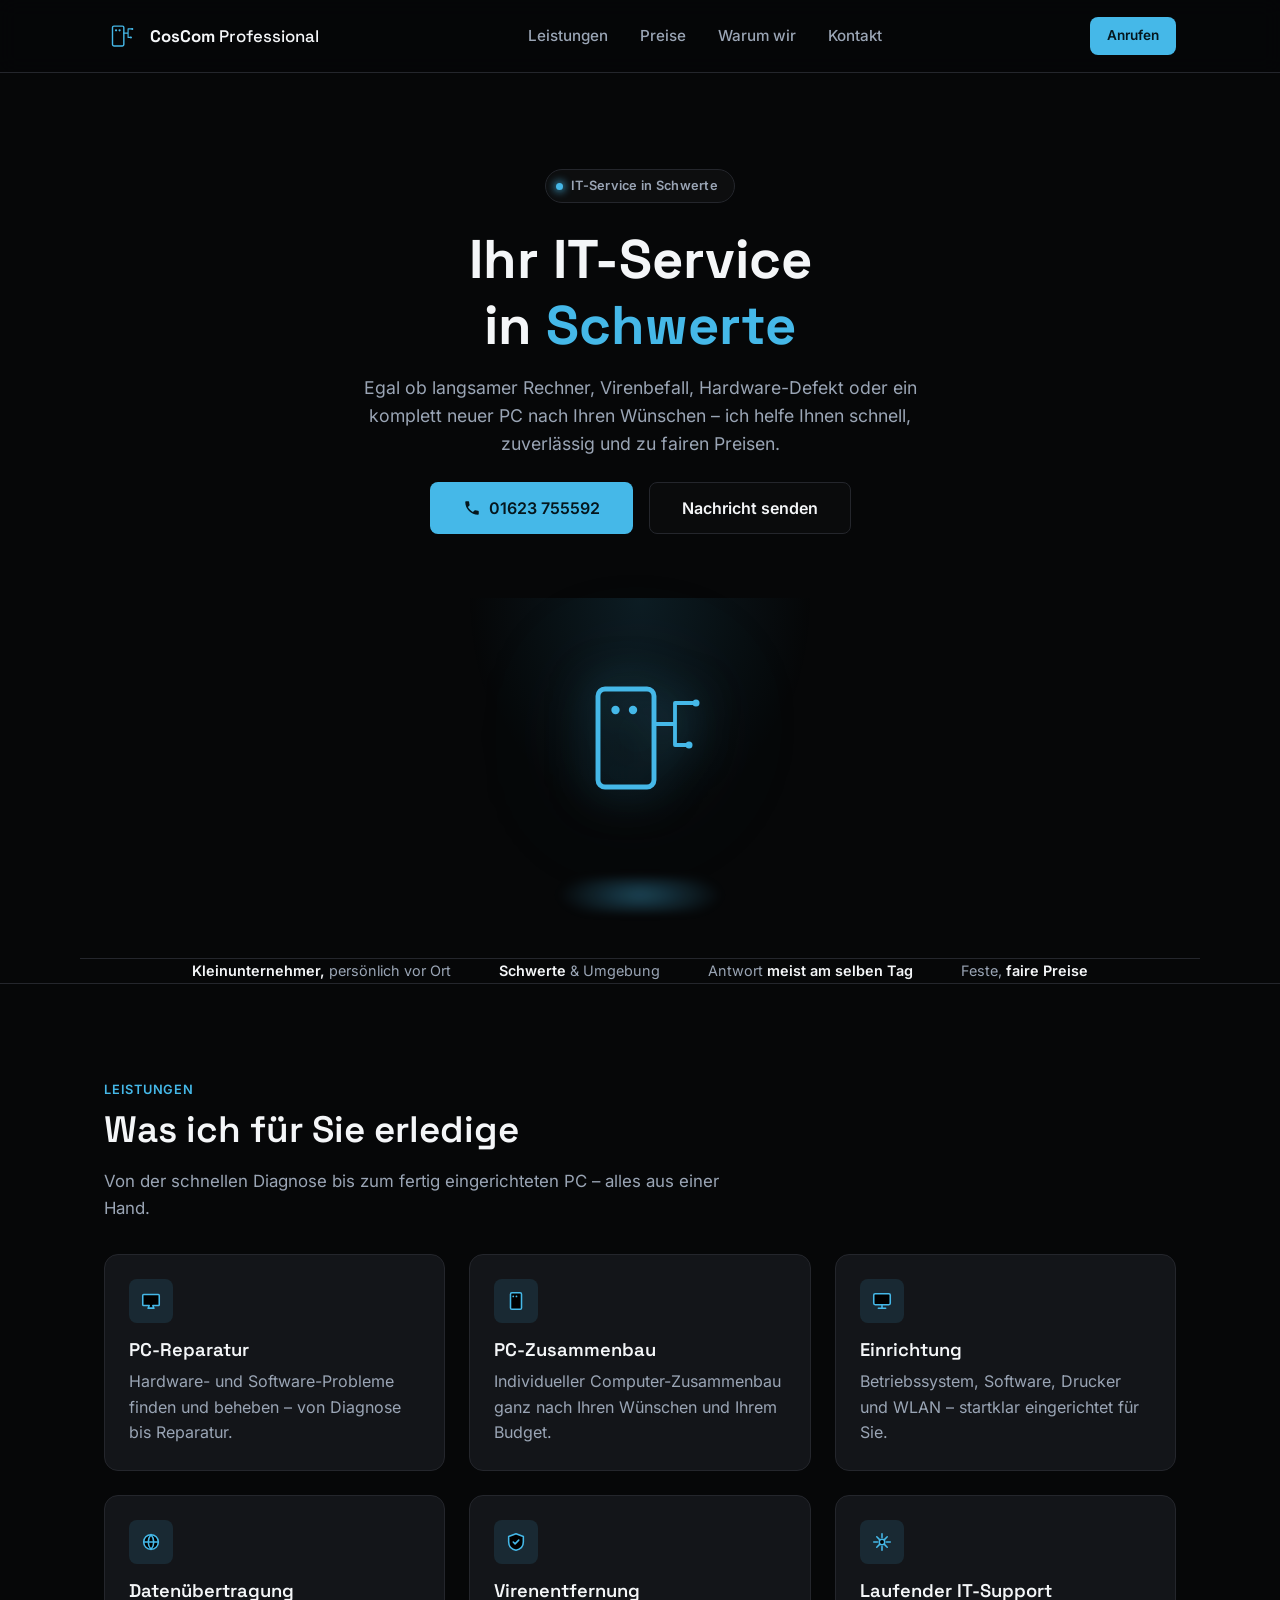
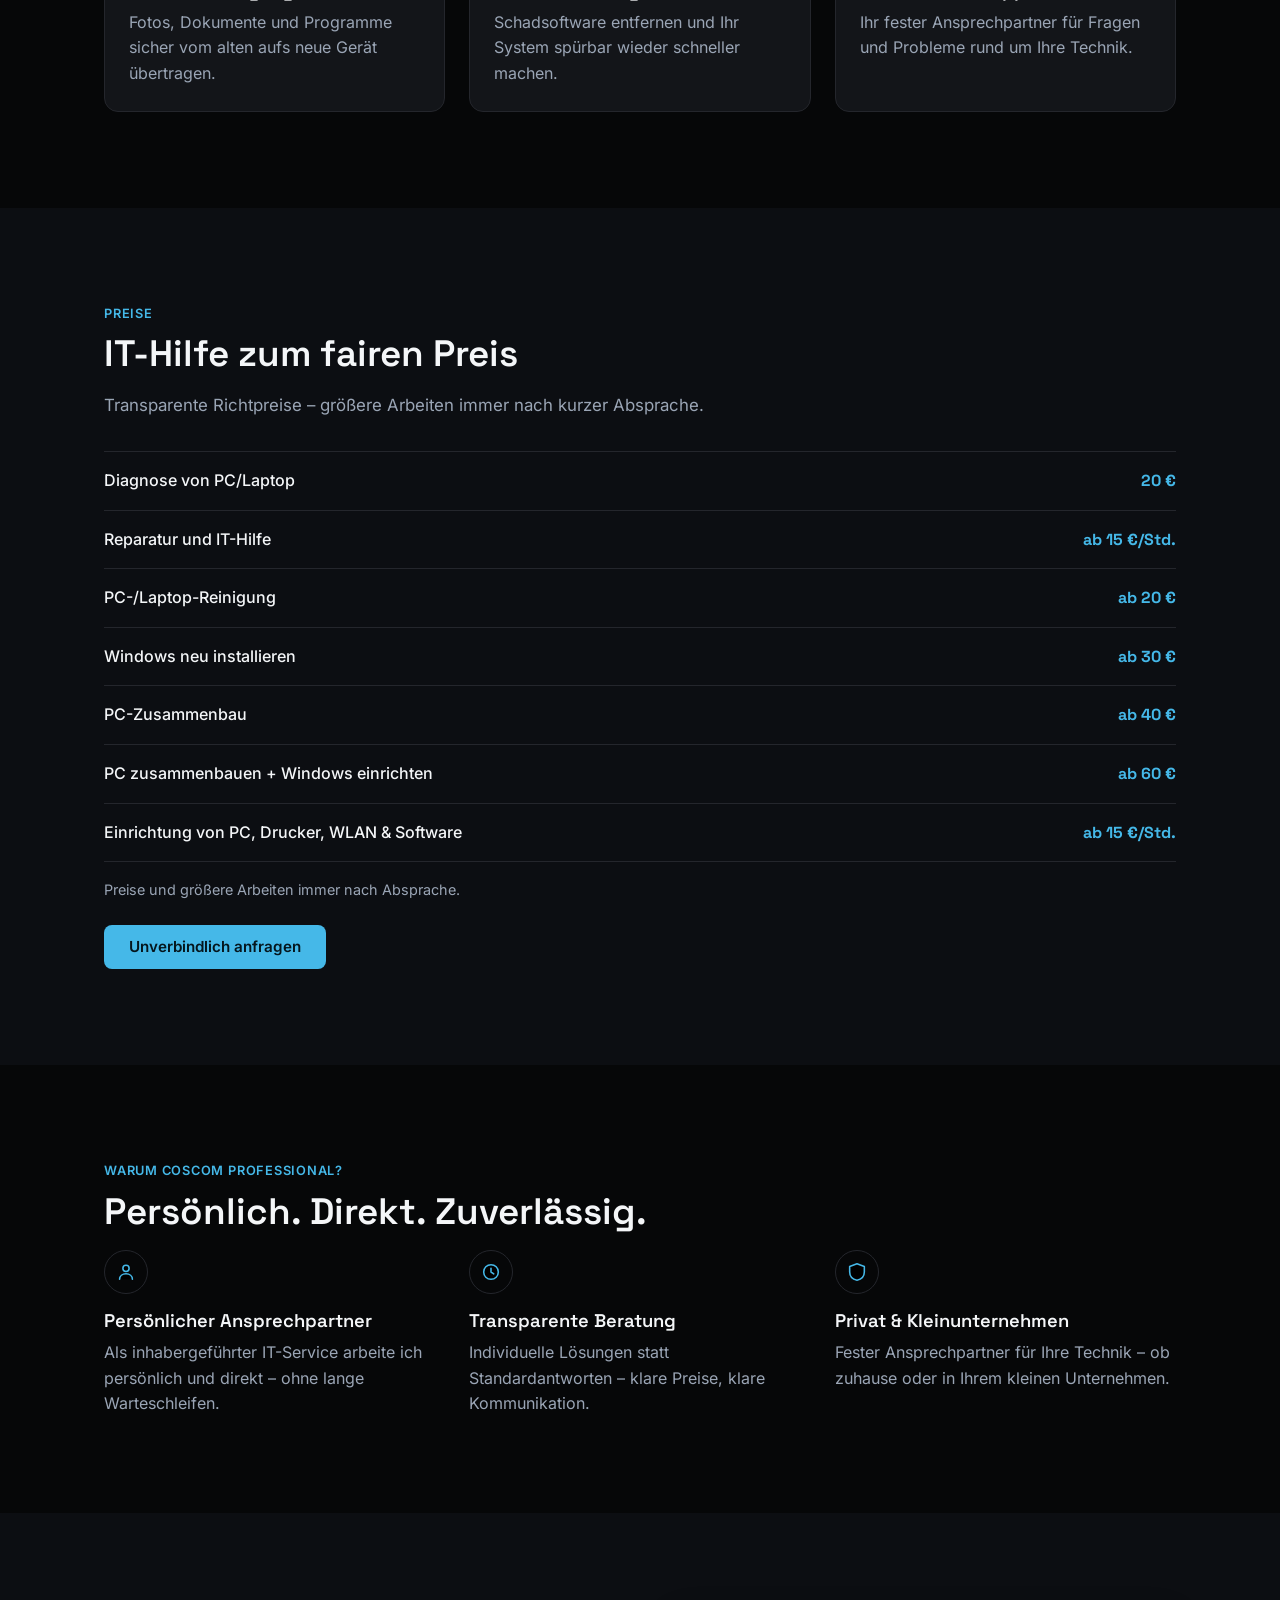
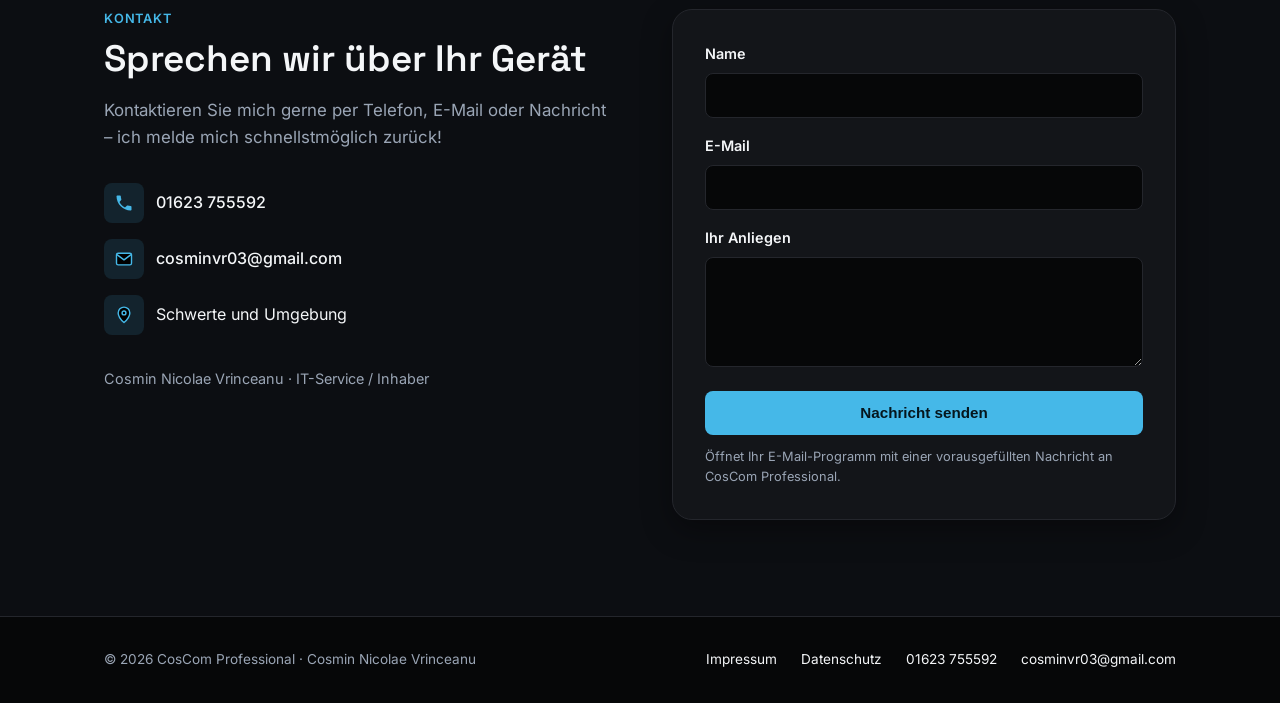
<file: index.html>
<!doctype html>
<html lang="de">
<head>
<meta charset="UTF-8">
<meta name="viewport" content="width=device-width, initial-scale=1">
<title>CosCom Professional – IT-Service in Schwerte</title>
<meta name="description" content="CosCom Professional: PC-Reparatur, Zusammenbau, Einrichtung und IT-Support in Schwerte und Umgebung. Persönlich, schnell, faire Preise.">
<meta name="theme-color" content="#0b0e13">
<link rel="icon" href="assets/favicon.svg" type="image/svg+xml">
<link rel="stylesheet" href="assets/css/styles.css">
</head>
<body>

<a class="skip-link" href="#main">Zum Inhalt springen</a>

<header class="site-header">
  <div class="container header-row">
    <a href="#top" class="brand" aria-label="CosCom Professional – Startseite">
      <svg class="brand-icon" viewBox="0 0 48 48" fill="none" aria-hidden="true">
        <rect x="12" y="10" width="16" height="28" rx="2" stroke="currentColor" stroke-width="2"/>
        <circle cx="17" cy="16" r="1.6" fill="currentColor"/>
        <circle cx="22" cy="16" r="1.6" fill="currentColor"/>
        <path d="M28 20 H34 M34 20 V14 M34 20 V26 M34 14 H40 M34 26 H38" stroke="currentColor" stroke-width="1.6" stroke-linecap="round"/>
        <circle cx="40" cy="14" r="1.4" fill="currentColor"/>
        <circle cx="38" cy="26" r="1.4" fill="currentColor"/>
      </svg>
      <span class="brand-word"><strong>CosCom</strong> Professional</span>
    </a>

    <nav class="main-nav" id="main-nav" aria-label="Hauptnavigation">
      <a href="#leistungen">Leistungen</a>
      <a href="#preise">Preise</a>
      <a href="#warum">Warum wir</a>
      <a href="#kontakt">Kontakt</a>
    </nav>

    <div class="header-actions">
      <a class="btn btn-primary btn-sm" href="tel:+491623755592">Anrufen</a>
      <button class="nav-toggle" id="nav-toggle" aria-expanded="false" aria-controls="main-nav" aria-label="Menü öffnen">
        <span></span><span></span><span></span>
      </button>
    </div>
  </div>
</header>

<main id="main">

  <section class="hero" id="top">
    <div class="container hero-inner">
      <p class="badge-pill"><span class="badge-dot" aria-hidden="true"></span>IT-Service in Schwerte</p>
      <h1>Ihr IT-Service in&nbsp;<span class="accent-text">Schwerte</span></h1>
      <p class="hero-lede">
        Egal ob langsamer Rechner, Virenbefall, Hardware-Defekt oder ein komplett neuer PC nach Ihren Wünschen –
        ich helfe Ihnen schnell, zuverlässig und zu fairen Preisen.
      </p>
      <div class="hero-ctas">
        <a class="btn btn-primary btn-lg" href="tel:+491623755592">
          <svg viewBox="0 0 24 24" aria-hidden="true"><path d="M6.6 10.8c1.4 2.8 3.8 5.2 6.6 6.6l2.2-2.2c.3-.3.7-.4 1-.2 1.1.4 2.3.6 3.6.6.6 0 1 .4 1 1V20c0 .6-.4 1-1 1C10.9 21 3 13.1 3 3.9c0-.6.4-1 1-1h3.2c.6 0 1 .4 1 1 0 1.3.2 2.5.6 3.6.1.4 0 .8-.2 1L6.6 10.8Z" fill="currentColor"/></svg>
          01623 755592
        </a>
        <a class="btn btn-outline btn-lg" href="#kontakt">Nachricht senden</a>
      </div>
    </div>

    <div class="hero-spotlight" aria-hidden="true">
      <div class="spotlight-parallax" id="spotlight-parallax">
        <div class="spotlight-cone"></div>
        <svg class="spotlight-icon" viewBox="0 0 48 48" fill="none">
          <rect x="12" y="10" width="16" height="28" rx="2" stroke="currentColor" stroke-width="1.4"/>
          <circle cx="17" cy="16" r="1.2" fill="currentColor"/>
          <circle cx="22" cy="16" r="1.2" fill="currentColor"/>
          <path d="M28 20 H34 M34 20 V14 M34 20 V26 M34 14 H40 M34 26 H38" stroke="currentColor" stroke-width="1.1" stroke-linecap="round"/>
          <circle cx="40" cy="14" r="1" fill="currentColor"/>
          <circle cx="38" cy="26" r="1" fill="currentColor"/>
        </svg>
        <div class="spotlight-floor"></div>
      </div>
    </div>

    <ul class="trust-strip container" role="list">
      <li><strong>Kleinunternehmer,</strong> persönlich vor Ort</li>
      <li><strong>Schwerte</strong> &amp; Umgebung</li>
      <li>Antwort <strong>meist am selben Tag</strong></li>
      <li>Feste, <strong>faire Preise</strong></li>
    </ul>
  </section>

  <section class="section" id="leistungen">
    <div class="container">
      <p class="section-eyebrow">Leistungen</p>
      <h2>Was ich für Sie erledige</h2>
      <p class="section-lede">Von der schnellen Diagnose bis zum fertig eingerichteten PC – alles aus einer Hand.</p>

      <div class="grid grid-3">
        <article class="card">
          <span class="card-icon" aria-hidden="true">
            <svg viewBox="0 0 24 24"><path d="M4 5h16a1 1 0 0 1 1 1v10a1 1 0 0 1-1 1h-6l1 3H9l1-3H4a1 1 0 0 1-1-1V6a1 1 0 0 1 1-1Z" stroke="currentColor" stroke-width="1.7" stroke-linejoin="round"/><path d="M9 20h6" stroke="currentColor" stroke-width="1.7" stroke-linecap="round"/></svg>
          </span>
          <h3>PC-Reparatur</h3>
          <p>Hardware- und Software-Probleme finden und beheben – von Diagnose bis Reparatur.</p>
        </article>

        <article class="card">
          <span class="card-icon" aria-hidden="true">
            <svg viewBox="0 0 24 24"><rect x="6" y="3" width="12" height="18" rx="1.5" stroke="currentColor" stroke-width="1.7"/><circle cx="9" cy="7" r="1" fill="currentColor"/><circle cx="12.5" cy="7" r="1" fill="currentColor"/></svg>
          </span>
          <h3>PC-Zusammenbau</h3>
          <p>Individueller Computer-Zusammenbau ganz nach Ihren Wünschen und Ihrem Budget.</p>
        </article>

        <article class="card">
          <span class="card-icon" aria-hidden="true">
            <svg viewBox="0 0 24 24"><rect x="3" y="4" width="18" height="12" rx="1.5" stroke="currentColor" stroke-width="1.7"/><path d="M8 20h8M12 16v4" stroke="currentColor" stroke-width="1.7" stroke-linecap="round"/></svg>
          </span>
          <h3>Einrichtung</h3>
          <p>Betriebssystem, Software, Drucker und WLAN – startklar eingerichtet für Sie.</p>
        </article>

        <article class="card">
          <span class="card-icon" aria-hidden="true">
            <svg viewBox="0 0 24 24"><path d="M4 12a8 8 0 1 0 16 0 8 8 0 0 0-16 0Z" stroke="currentColor" stroke-width="1.7"/><path d="M4 12h16M12 4c2 2.2 3 5 3 8s-1 5.8-3 8c-2-2.2-3-5-3-8s1-5.8 3-8Z" stroke="currentColor" stroke-width="1.7"/></svg>
          </span>
          <h3>Datenübertragung</h3>
          <p>Fotos, Dokumente und Programme sicher vom alten aufs neue Gerät übertragen.</p>
        </article>

        <article class="card">
          <span class="card-icon" aria-hidden="true">
            <svg viewBox="0 0 24 24"><path d="M12 3 4 6v6c0 4.5 3.2 7.9 8 9 4.8-1.1 8-4.5 8-9V6l-8-3Z" stroke="currentColor" stroke-width="1.7" stroke-linejoin="round"/><path d="m9 12 2 2 4-4" stroke="currentColor" stroke-width="1.7" stroke-linecap="round" stroke-linejoin="round"/></svg>
          </span>
          <h3>Virenentfernung</h3>
          <p>Schadsoftware entfernen und Ihr System spürbar wieder schneller machen.</p>
        </article>

        <article class="card">
          <span class="card-icon" aria-hidden="true">
            <svg viewBox="0 0 24 24"><path d="M12 3v4M12 17v4M3 12h4M17 12h4M6.3 6.3l2.8 2.8M14.9 14.9l2.8 2.8M6.3 17.7l2.8-2.8M14.9 9.1l2.8-2.8" stroke="currentColor" stroke-width="1.7" stroke-linecap="round"/><circle cx="12" cy="12" r="3" stroke="currentColor" stroke-width="1.7"/></svg>
          </span>
          <h3>Laufender IT-Support</h3>
          <p>Ihr fester Ansprechpartner für Fragen und Probleme rund um Ihre Technik.</p>
        </article>
      </div>
    </div>
  </section>

  <section class="section section-alt" id="preise">
    <div class="container">
      <p class="section-eyebrow">Preise</p>
      <h2>IT-Hilfe zum fairen Preis</h2>
      <p class="section-lede">Transparente Richtpreise – größere Arbeiten immer nach kurzer Absprache.</p>

      <ul class="price-list" role="list">
        <li class="price-row"><span>Diagnose von PC/Laptop</span><span class="price-value">20&nbsp;€</span></li>
        <li class="price-row"><span>Reparatur und IT-Hilfe</span><span class="price-value">ab 15&nbsp;€/Std.</span></li>
        <li class="price-row"><span>PC-/Laptop-Reinigung</span><span class="price-value">ab 20&nbsp;€</span></li>
        <li class="price-row"><span>Windows neu installieren</span><span class="price-value">ab 30&nbsp;€</span></li>
        <li class="price-row"><span>PC-Zusammenbau</span><span class="price-value">ab 40&nbsp;€</span></li>
        <li class="price-row"><span>PC zusammenbauen + Windows einrichten</span><span class="price-value">ab 60&nbsp;€</span></li>
        <li class="price-row"><span>Einrichtung von PC, Drucker, WLAN &amp; Software</span><span class="price-value">ab 15&nbsp;€/Std.</span></li>
      </ul>
      <p class="price-note">Preise und größere Arbeiten immer nach Absprache.</p>
      <a class="btn btn-primary" href="#kontakt">Unverbindlich anfragen</a>
    </div>
  </section>

  <section class="section" id="warum">
    <div class="container">
      <p class="section-eyebrow">Warum CosCom Professional?</p>
      <h2>Persönlich. Direkt. Zuverlässig.</h2>

      <div class="grid grid-3 value-grid">
        <article class="value-item">
          <span class="value-icon" aria-hidden="true">
            <svg viewBox="0 0 24 24"><circle cx="12" cy="8" r="3.4" stroke="currentColor" stroke-width="1.7"/><path d="M5 20c0-3.6 3.1-6 7-6s7 2.4 7 6" stroke="currentColor" stroke-width="1.7" stroke-linecap="round"/></svg>
          </span>
          <h3>Persönlicher Ansprechpartner</h3>
          <p>Als inhabergeführter IT-Service arbeite ich persönlich und direkt – ohne lange Warteschleifen.</p>
        </article>

        <article class="value-item">
          <span class="value-icon" aria-hidden="true">
            <svg viewBox="0 0 24 24"><path d="M4 12a8 8 0 1 1 16 0 8 8 0 0 1-16 0Z" stroke="currentColor" stroke-width="1.7"/><path d="M12 8v4l3 2" stroke="currentColor" stroke-width="1.7" stroke-linecap="round" stroke-linejoin="round"/></svg>
          </span>
          <h3>Transparente Beratung</h3>
          <p>Individuelle Lösungen statt Standardantworten – klare Preise, klare Kommunikation.</p>
        </article>

        <article class="value-item">
          <span class="value-icon" aria-hidden="true">
            <svg viewBox="0 0 24 24"><path d="M12 3 4 6v6c0 4.5 3.2 7.9 8 9 4.8-1.1 8-4.5 8-9V6l-8-3Z" stroke="currentColor" stroke-width="1.7" stroke-linejoin="round"/></svg>
          </span>
          <h3>Privat &amp; Kleinunternehmen</h3>
          <p>Fester Ansprechpartner für Ihre Technik – ob zuhause oder in Ihrem kleinen Unternehmen.</p>
        </article>
      </div>
    </div>
  </section>

  <section class="section section-alt" id="kontakt">
    <div class="container kontakt-grid">
      <div class="kontakt-info">
        <p class="section-eyebrow">Kontakt</p>
        <h2>Sprechen wir über Ihr Gerät</h2>
        <p class="section-lede">
          Kontaktieren Sie mich gerne per Telefon, E-Mail oder Nachricht – ich melde mich schnellstmöglich zurück!
        </p>

        <ul class="contact-list" role="list">
          <li>
            <span class="contact-icon" aria-hidden="true"><svg viewBox="0 0 24 24"><path d="M6.6 10.8c1.4 2.8 3.8 5.2 6.6 6.6l2.2-2.2c.3-.3.7-.4 1-.2 1.1.4 2.3.6 3.6.6.6 0 1 .4 1 1V20c0 .6-.4 1-1 1C10.9 21 3 13.1 3 3.9c0-.6.4-1 1-1h3.2c.6 0 1 .4 1 1 0 1.3.2 2.5.6 3.6.1.4 0 .8-.2 1L6.6 10.8Z" fill="currentColor"/></svg></span>
            <a href="tel:+491623755592">01623 755592</a>
          </li>
          <li>
            <span class="contact-icon" aria-hidden="true"><svg viewBox="0 0 24 24"><rect x="3" y="5" width="18" height="14" rx="2" stroke="currentColor" stroke-width="1.7"/><path d="m4 7 8 6 8-6" stroke="currentColor" stroke-width="1.7" stroke-linecap="round" stroke-linejoin="round"/></svg></span>
            <a href="mailto:cosminvr03@gmail.com">cosminvr03@gmail.com</a>
          </li>
          <li>
            <span class="contact-icon" aria-hidden="true"><svg viewBox="0 0 24 24"><path d="M12 21s7-6.1 7-11.5A7 7 0 0 0 5 9.5C5 14.9 12 21 12 21Z" stroke="currentColor" stroke-width="1.7" stroke-linejoin="round"/><circle cx="12" cy="9.5" r="2.3" stroke="currentColor" stroke-width="1.7"/></svg></span>
            <span>Schwerte und Umgebung</span>
          </li>
        </ul>

        <p class="owner-line">Cosmin Nicolae Vrinceanu &middot; IT-Service / Inhaber</p>
      </div>

      <form class="kontakt-form" action="mailto:cosminvr03@gmail.com" method="post" enctype="text/plain">
        <div class="field">
          <label for="name">Name</label>
          <input id="name" name="Name" type="text" autocomplete="name" required>
        </div>
        <div class="field">
          <label for="email">E-Mail</label>
          <input id="email" name="E-Mail" type="email" autocomplete="email" required>
        </div>
        <div class="field">
          <label for="message">Ihr Anliegen</label>
          <textarea id="message" name="Nachricht" rows="4" required></textarea>
        </div>
        <button class="btn btn-primary btn-block" type="submit">Nachricht senden</button>
        <p class="form-hint">Öffnet Ihr E-Mail-Programm mit einer vorausgefüllten Nachricht an CosCom Professional.</p>
      </form>
    </div>
  </section>

</main>

<footer class="site-footer">
  <div class="container footer-row">
    <p>&copy; <span id="year"></span> CosCom Professional &middot; Cosmin Nicolae Vrinceanu</p>
    <div class="footer-links">
      <a href="impressum.html">Impressum</a>
      <a href="datenschutz.html">Datenschutz</a>
      <a href="tel:+491623755592">01623 755592</a>
      <a href="mailto:cosminvr03@gmail.com">cosminvr03@gmail.com</a>
    </div>
  </div>
</footer>

<script src="assets/js/main.js"></script>
</body>
</html>
</file>
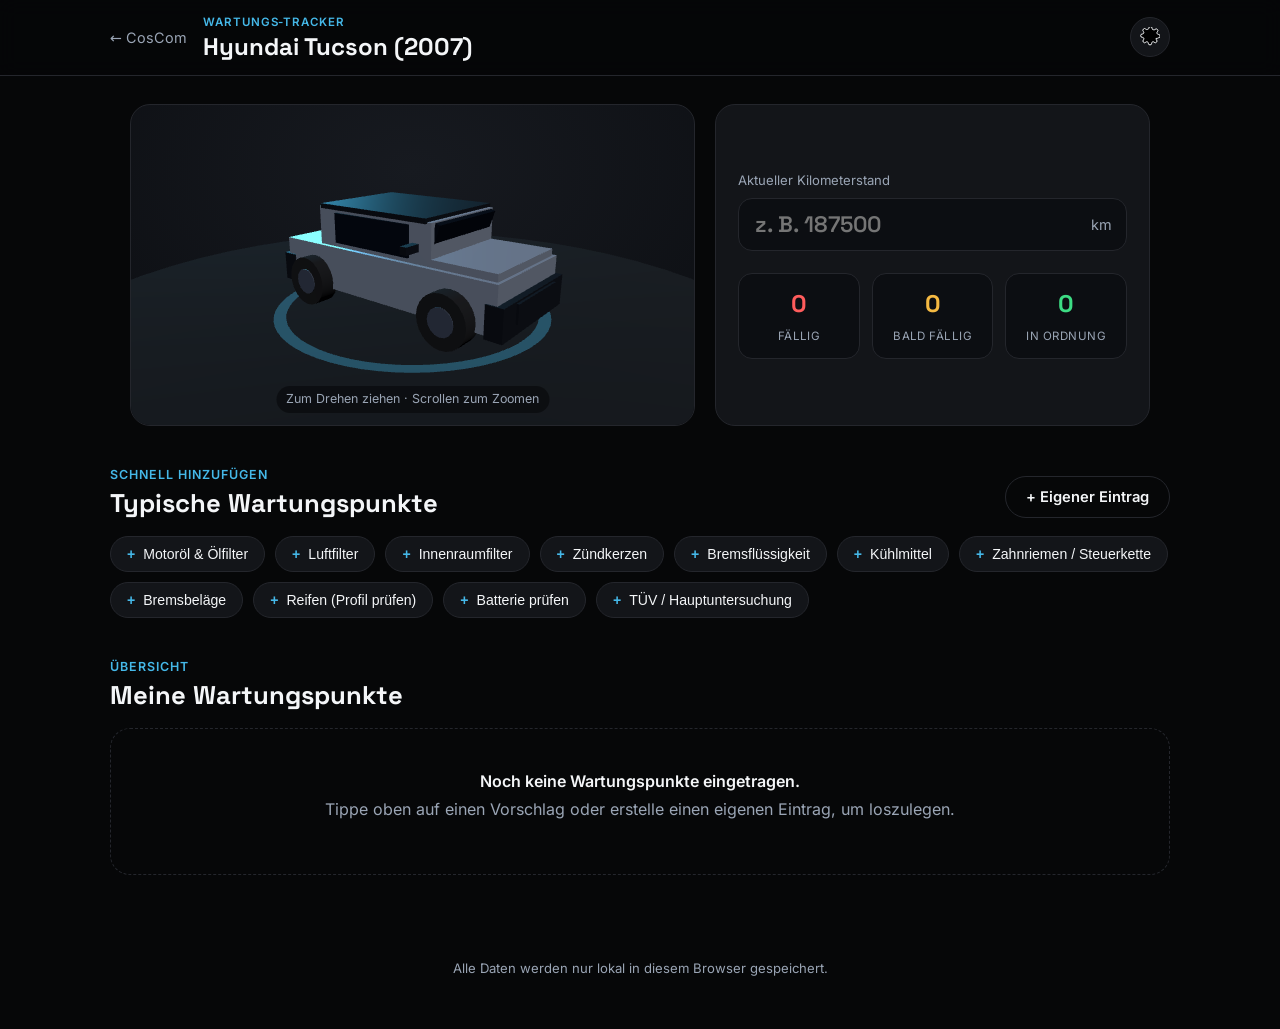
<file: wartung/index.html>
<!doctype html>
<html lang="de">
<head>
<meta charset="UTF-8">
<meta name="viewport" content="width=device-width, initial-scale=1">
<title>Wartungs-Tracker – Hyundai Tucson</title>
<meta name="description" content="Wartungs-Tracker für den Hyundai Tucson: Motoröl, Reifen, Bremsen &amp; mehr im Blick – mit 3D-Fahrzeugansicht.">
<meta name="theme-color" content="#060708">
<link rel="icon" href="../assets/favicon.svg" type="image/svg+xml">
<link rel="stylesheet" href="css/styles.css">
</head>
<body>

<header class="app-header">
  <div class="app-header-row">
    <a class="back-link" href="../index.html">&larr; CosCom</a>
    <div class="app-title">
      <span class="app-title-kicker">Wartungs-Tracker</span>
      <h1 id="vehicle-name">Hyundai Tucson <span class="muted">(2007)</span></h1>
    </div>
    <button class="icon-btn" id="settings-btn" aria-label="Fahrzeug-Einstellungen" title="Fahrzeug-Einstellungen">
      <svg viewBox="0 0 24 24" aria-hidden="true"><path d="M12 15.5a3.5 3.5 0 1 0 0-7 3.5 3.5 0 0 0 0 7Z" stroke="currentColor" stroke-width="1.6"/><path d="M19.4 13.5a1.7 1.7 0 0 0 .34 1.87l.06.06a2 2 0 1 1-2.83 2.83l-.06-.06a1.7 1.7 0 0 0-1.87-.34 1.7 1.7 0 0 0-1.04 1.56V19.5a2 2 0 1 1-4 0v-.09a1.7 1.7 0 0 0-1.11-1.56 1.7 1.7 0 0 0-1.87.34l-.06.06a2 2 0 1 1-2.83-2.83l.06-.06a1.7 1.7 0 0 0 .34-1.87A1.7 1.7 0 0 0 2.9 12.4H2.8a2 2 0 1 1 0-4h.09a1.7 1.7 0 0 0 1.56-1.11 1.7 1.7 0 0 0-.34-1.87l-.06-.06A2 2 0 1 1 6.88 2.5l.06.06a1.7 1.7 0 0 0 1.87.34H8.9A1.7 1.7 0 0 0 10.5 1.7V1.6a2 2 0 1 1 4 0v.09a1.7 1.7 0 0 0 1.6 1.6 1.7 1.7 0 0 0 1.87-.34l.06-.06a2 2 0 1 1 2.83 2.83l-.06.06a1.7 1.7 0 0 0-.34 1.87v.09c.24.7.86 1.2 1.6 1.2h.1a2 2 0 1 1 0 4h-.09a1.7 1.7 0 0 0-1.56 1.06Z" stroke="currentColor" stroke-width="1.2" stroke-linejoin="round"/></svg>
    </button>
  </div>
</header>

<main id="main">

  <section class="hero-3d">
    <div class="hero-3d-inner">
      <div class="car3d-wrap">
        <div id="car3d" aria-label="3D-Ansicht des Fahrzeugs (ziehen zum Drehen)"></div>
        <p class="car3d-hint">Zum Drehen ziehen &middot; Scrollen zum Zoomen</p>
      </div>

      <div class="vehicle-panel">
        <div class="field-group">
          <label for="km-input">Aktueller Kilometerstand</label>
          <div class="km-input-row">
            <input id="km-input" type="number" min="0" step="100" inputmode="numeric" placeholder="z. B. 187500">
            <span class="unit">km</span>
          </div>
        </div>

        <div class="stat-row" id="summary-stats">
          <div class="stat">
            <span class="stat-value stat-danger" id="stat-overdue">0</span>
            <span class="stat-label">Fällig</span>
          </div>
          <div class="stat">
            <span class="stat-value stat-warn" id="stat-soon">0</span>
            <span class="stat-label">Bald fällig</span>
          </div>
          <div class="stat">
            <span class="stat-value stat-good" id="stat-ok">0</span>
            <span class="stat-label">In Ordnung</span>
          </div>
        </div>
      </div>
    </div>
  </section>

  <section class="section">
    <div class="section-head">
      <div>
        <p class="section-eyebrow">Schnell hinzufügen</p>
        <h2>Typische Wartungspunkte</h2>
      </div>
      <button class="btn btn-outline" id="add-custom-btn">+ Eigener Eintrag</button>
    </div>
    <div class="chip-row" id="quick-add-chips"></div>
  </section>

  <section class="section">
    <div class="section-head">
      <div>
        <p class="section-eyebrow">Übersicht</p>
        <h2>Meine Wartungspunkte</h2>
      </div>
    </div>

    <div id="empty-state" class="empty-state" hidden>
      <p>Noch keine Wartungspunkte eingetragen.</p>
      <p class="muted">Tippe oben auf einen Vorschlag oder erstelle einen eigenen Eintrag, um loszulegen.</p>
    </div>

    <div class="cards-grid" id="cards-grid"></div>
  </section>

</main>

<dialog id="item-dialog">
  <form method="dialog" class="item-form" id="item-form">
    <h3 id="item-dialog-title">Wartungspunkt</h3>

    <div class="field">
      <label for="f-name">Bezeichnung</label>
      <input id="f-name" name="name" type="text" required placeholder="z. B. Motoröl &amp; Filter">
    </div>

    <div class="field-pair">
      <div class="field">
        <label for="f-last-km">Zuletzt gemacht bei (km)</label>
        <input id="f-last-km" name="lastKm" type="number" min="0" step="100" placeholder="km">
      </div>
      <div class="field">
        <label for="f-last-date">Zuletzt gemacht am</label>
        <input id="f-last-date" name="lastDate" type="date">
      </div>
    </div>

    <div class="field-pair">
      <div class="field">
        <label for="f-interval-km">Intervall (km)</label>
        <input id="f-interval-km" name="intervalKm" type="number" min="0" step="500" placeholder="z. B. 15000">
      </div>
      <div class="field">
        <label for="f-interval-months">Intervall (Monate)</label>
        <input id="f-interval-months" name="intervalMonths" type="number" min="0" step="1" placeholder="z. B. 12">
      </div>
    </div>
    <p class="field-hint">Mindestens eines der beiden Intervalle angeben. Sind beide gesetzt, zählt was zuerst eintritt.</p>

    <div class="dialog-actions">
      <button type="button" class="btn btn-ghost" id="delete-item-btn" hidden>Löschen</button>
      <div class="dialog-actions-right">
        <button type="button" class="btn btn-ghost" id="cancel-item-btn">Abbrechen</button>
        <button type="submit" class="btn btn-primary" id="save-item-btn">Speichern</button>
      </div>
    </div>
  </form>
</dialog>

<dialog id="settings-dialog">
  <form method="dialog" class="item-form" id="settings-form">
    <h3>Fahrzeug-Einstellungen</h3>
    <div class="field">
      <label for="s-name">Fahrzeugname</label>
      <input id="s-name" name="vehicleName" type="text" required>
    </div>
    <div class="field">
      <label for="s-annual-km">Jahresfahrleistung (ca.)</label>
      <div class="km-input-row">
        <input id="s-annual-km" name="annualKm" type="number" min="0" step="500">
        <span class="unit">km/Jahr</span>
      </div>
      <p class="field-hint">Wird genutzt, um Zeit- in Kilometerangaben umzurechnen.</p>
    </div>
    <div class="dialog-actions">
      <div class="dialog-actions-right">
        <button type="button" class="btn btn-ghost" id="cancel-settings-btn">Abbrechen</button>
        <button type="submit" class="btn btn-primary">Speichern</button>
      </div>
    </div>
  </form>
</dialog>

<footer class="app-footer">
  <p>Alle Daten werden nur lokal in diesem Browser gespeichert.</p>
</footer>

<script type="module" src="js/car3d.js"></script>
<script src="js/app.js" defer></script>
</body>
</html>
</file>
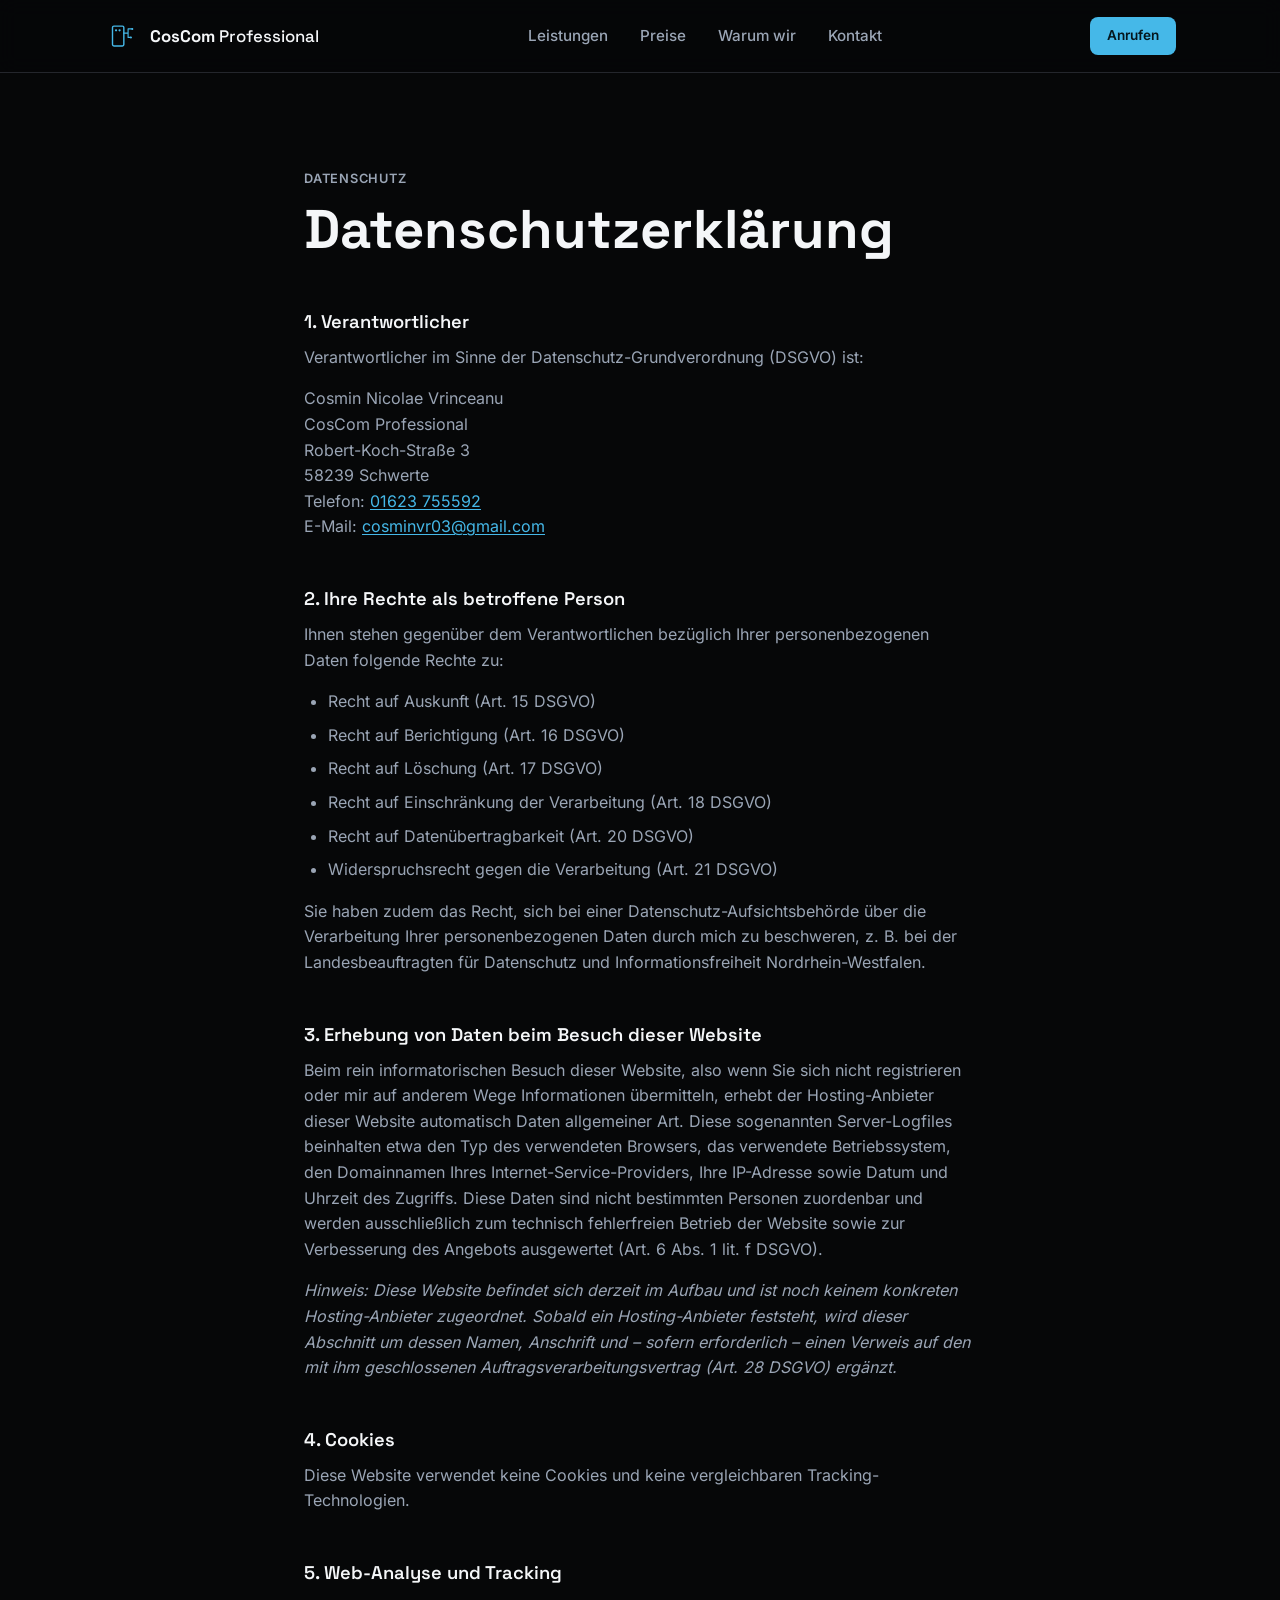
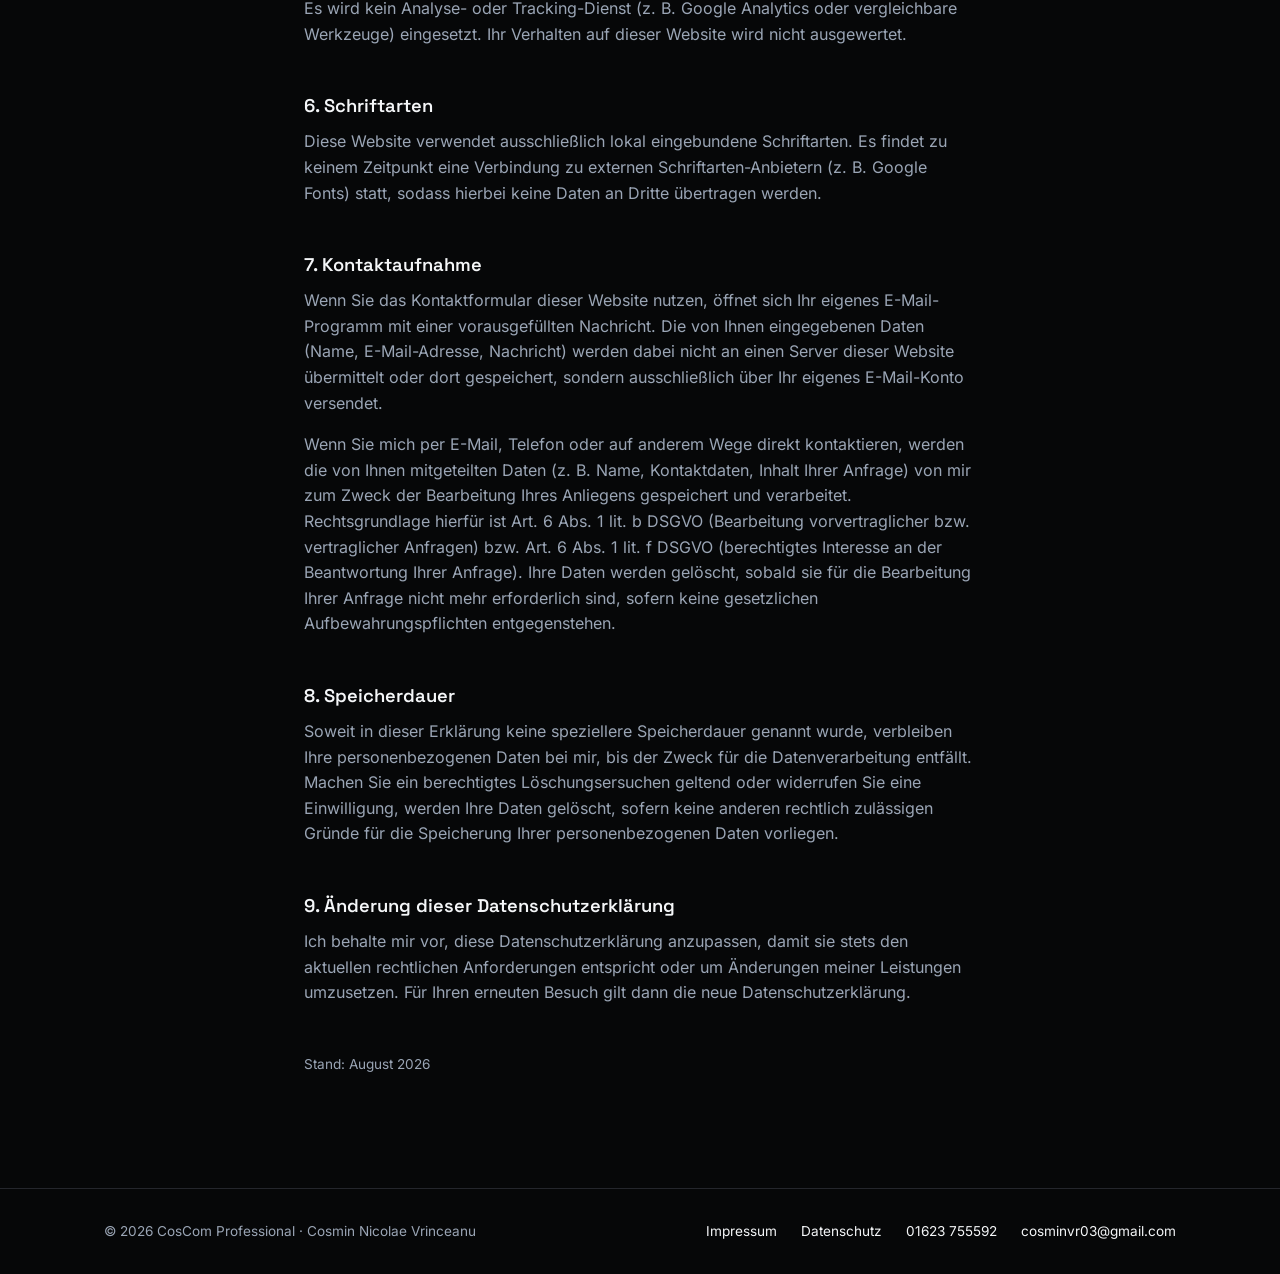
<file: datenschutz.html>
<!doctype html>
<html lang="de">
<head>
<meta charset="UTF-8">
<meta name="viewport" content="width=device-width, initial-scale=1">
<title>Datenschutzerklärung – CosCom Professional</title>
<meta name="robots" content="noindex">
<meta name="theme-color" content="#0b0e13">
<link rel="icon" href="assets/favicon.svg" type="image/svg+xml">
<link rel="stylesheet" href="assets/css/styles.css">
</head>
<body>

<a class="skip-link" href="#main">Zum Inhalt springen</a>

<header class="site-header">
  <div class="container header-row">
    <a href="index.html" class="brand" aria-label="CosCom Professional – Startseite">
      <svg class="brand-icon" viewBox="0 0 48 48" fill="none" aria-hidden="true">
        <rect x="12" y="10" width="16" height="28" rx="2" stroke="currentColor" stroke-width="2"/>
        <circle cx="17" cy="16" r="1.6" fill="currentColor"/>
        <circle cx="22" cy="16" r="1.6" fill="currentColor"/>
        <path d="M28 20 H34 M34 20 V14 M34 20 V26 M34 14 H40 M34 26 H38" stroke="currentColor" stroke-width="1.6" stroke-linecap="round"/>
        <circle cx="40" cy="14" r="1.4" fill="currentColor"/>
        <circle cx="38" cy="26" r="1.4" fill="currentColor"/>
      </svg>
      <span class="brand-word"><strong>CosCom</strong> Professional</span>
    </a>

    <nav class="main-nav" id="main-nav" aria-label="Hauptnavigation">
      <a href="index.html#leistungen">Leistungen</a>
      <a href="index.html#preise">Preise</a>
      <a href="index.html#warum">Warum wir</a>
      <a href="index.html#kontakt">Kontakt</a>
    </nav>

    <div class="header-actions">
      <a class="btn btn-primary btn-sm" href="tel:+491623755592">Anrufen</a>
      <button class="nav-toggle" id="nav-toggle" aria-expanded="false" aria-controls="main-nav" aria-label="Menü öffnen">
        <span></span><span></span><span></span>
      </button>
    </div>
  </div>
</header>

<main id="main">
  <section class="section legal">
    <div class="container legal-content">
      <p class="section-eyebrow">Datenschutz</p>
      <h1>Datenschutzerklärung</h1>

      <h2>1. Verantwortlicher</h2>
      <p>
        Verantwortlicher im Sinne der Datenschutz-Grundverordnung (DSGVO) ist:
      </p>
      <p>
        Cosmin Nicolae Vrinceanu<br>
        CosCom Professional<br>
        Robert-Koch-Straße 3<br>
        58239 Schwerte<br>
        Telefon: <a href="tel:+491623755592">01623 755592</a><br>
        E-Mail: <a href="mailto:cosminvr03@gmail.com">cosminvr03@gmail.com</a>
      </p>

      <h2>2. Ihre Rechte als betroffene Person</h2>
      <p>Ihnen stehen gegenüber dem Verantwortlichen bezüglich Ihrer personenbezogenen Daten folgende Rechte zu:</p>
      <ul>
        <li>Recht auf Auskunft (Art. 15 DSGVO)</li>
        <li>Recht auf Berichtigung (Art. 16 DSGVO)</li>
        <li>Recht auf Löschung (Art. 17 DSGVO)</li>
        <li>Recht auf Einschränkung der Verarbeitung (Art. 18 DSGVO)</li>
        <li>Recht auf Datenübertragbarkeit (Art. 20 DSGVO)</li>
        <li>Widerspruchsrecht gegen die Verarbeitung (Art. 21 DSGVO)</li>
      </ul>
      <p>
        Sie haben zudem das Recht, sich bei einer Datenschutz-Aufsichtsbehörde über die Verarbeitung Ihrer
        personenbezogenen Daten durch mich zu beschweren, z.&nbsp;B. bei der Landesbeauftragten für Datenschutz
        und Informationsfreiheit Nordrhein-Westfalen.
      </p>

      <h2>3. Erhebung von Daten beim Besuch dieser Website</h2>
      <p>
        Beim rein informatorischen Besuch dieser Website, also wenn Sie sich nicht registrieren oder mir auf
        anderem Wege Informationen übermitteln, erhebt der Hosting-Anbieter dieser Website automatisch Daten
        allgemeiner Art. Diese sogenannten Server-Logfiles beinhalten etwa den Typ des verwendeten Browsers,
        das verwendete Betriebssystem, den Domainnamen Ihres Internet-Service-Providers, Ihre IP-Adresse sowie
        Datum und Uhrzeit des Zugriffs. Diese Daten sind nicht bestimmten Personen zuordenbar und werden
        ausschließlich zum technisch fehlerfreien Betrieb der Website sowie zur Verbesserung des Angebots
        ausgewertet (Art. 6 Abs. 1 lit. f DSGVO).
      </p>
      <p>
        <em>Hinweis: Diese Website befindet sich derzeit im Aufbau und ist noch keinem konkreten
        Hosting-Anbieter zugeordnet. Sobald ein Hosting-Anbieter feststeht, wird dieser Abschnitt um dessen
        Namen, Anschrift und – sofern erforderlich – einen Verweis auf den mit ihm geschlossenen
        Auftragsverarbeitungsvertrag (Art. 28 DSGVO) ergänzt.</em>
      </p>

      <h2>4. Cookies</h2>
      <p>
        Diese Website verwendet keine Cookies und keine vergleichbaren Tracking-Technologien.
      </p>

      <h2>5. Web-Analyse und Tracking</h2>
      <p>
        Es wird kein Analyse- oder Tracking-Dienst (z.&nbsp;B. Google Analytics oder vergleichbare Werkzeuge)
        eingesetzt. Ihr Verhalten auf dieser Website wird nicht ausgewertet.
      </p>

      <h2>6. Schriftarten</h2>
      <p>
        Diese Website verwendet ausschließlich lokal eingebundene Schriftarten. Es findet zu keinem Zeitpunkt
        eine Verbindung zu externen Schriftarten-Anbietern (z.&nbsp;B. Google Fonts) statt, sodass hierbei
        keine Daten an Dritte übertragen werden.
      </p>

      <h2>7. Kontaktaufnahme</h2>
      <p>
        Wenn Sie das Kontaktformular dieser Website nutzen, öffnet sich Ihr eigenes E-Mail-Programm mit einer
        vorausgefüllten Nachricht. Die von Ihnen eingegebenen Daten (Name, E-Mail-Adresse, Nachricht) werden
        dabei nicht an einen Server dieser Website übermittelt oder dort gespeichert, sondern ausschließlich
        über Ihr eigenes E-Mail-Konto versendet.
      </p>
      <p>
        Wenn Sie mich per E-Mail, Telefon oder auf anderem Wege direkt kontaktieren, werden die von Ihnen
        mitgeteilten Daten (z.&nbsp;B. Name, Kontaktdaten, Inhalt Ihrer Anfrage) von mir zum Zweck der
        Bearbeitung Ihres Anliegens gespeichert und verarbeitet. Rechtsgrundlage hierfür ist Art. 6 Abs. 1
        lit. b DSGVO (Bearbeitung vorvertraglicher bzw. vertraglicher Anfragen) bzw. Art. 6 Abs. 1 lit. f
        DSGVO (berechtigtes Interesse an der Beantwortung Ihrer Anfrage). Ihre Daten werden gelöscht, sobald
        sie für die Bearbeitung Ihrer Anfrage nicht mehr erforderlich sind, sofern keine gesetzlichen
        Aufbewahrungspflichten entgegenstehen.
      </p>

      <h2>8. Speicherdauer</h2>
      <p>
        Soweit in dieser Erklärung keine speziellere Speicherdauer genannt wurde, verbleiben Ihre
        personenbezogenen Daten bei mir, bis der Zweck für die Datenverarbeitung entfällt. Machen Sie ein
        berechtigtes Löschungsersuchen geltend oder widerrufen Sie eine Einwilligung, werden Ihre Daten
        gelöscht, sofern keine anderen rechtlich zulässigen Gründe für die Speicherung Ihrer
        personenbezogenen Daten vorliegen.
      </p>

      <h2>9. Änderung dieser Datenschutzerklärung</h2>
      <p>
        Ich behalte mir vor, diese Datenschutzerklärung anzupassen, damit sie stets den aktuellen rechtlichen
        Anforderungen entspricht oder um Änderungen meiner Leistungen umzusetzen. Für Ihren erneuten Besuch
        gilt dann die neue Datenschutzerklärung.
      </p>

      <p class="legal-updated">Stand: August 2026</p>
    </div>
  </section>
</main>

<footer class="site-footer">
  <div class="container footer-row">
    <p>&copy; <span id="year"></span> CosCom Professional &middot; Cosmin Nicolae Vrinceanu</p>
    <div class="footer-links">
      <a href="impressum.html">Impressum</a>
      <a href="datenschutz.html">Datenschutz</a>
      <a href="tel:+491623755592">01623 755592</a>
      <a href="mailto:cosminvr03@gmail.com">cosminvr03@gmail.com</a>
    </div>
  </div>
</footer>

<script src="assets/js/main.js"></script>
</body>
</html>
</file>
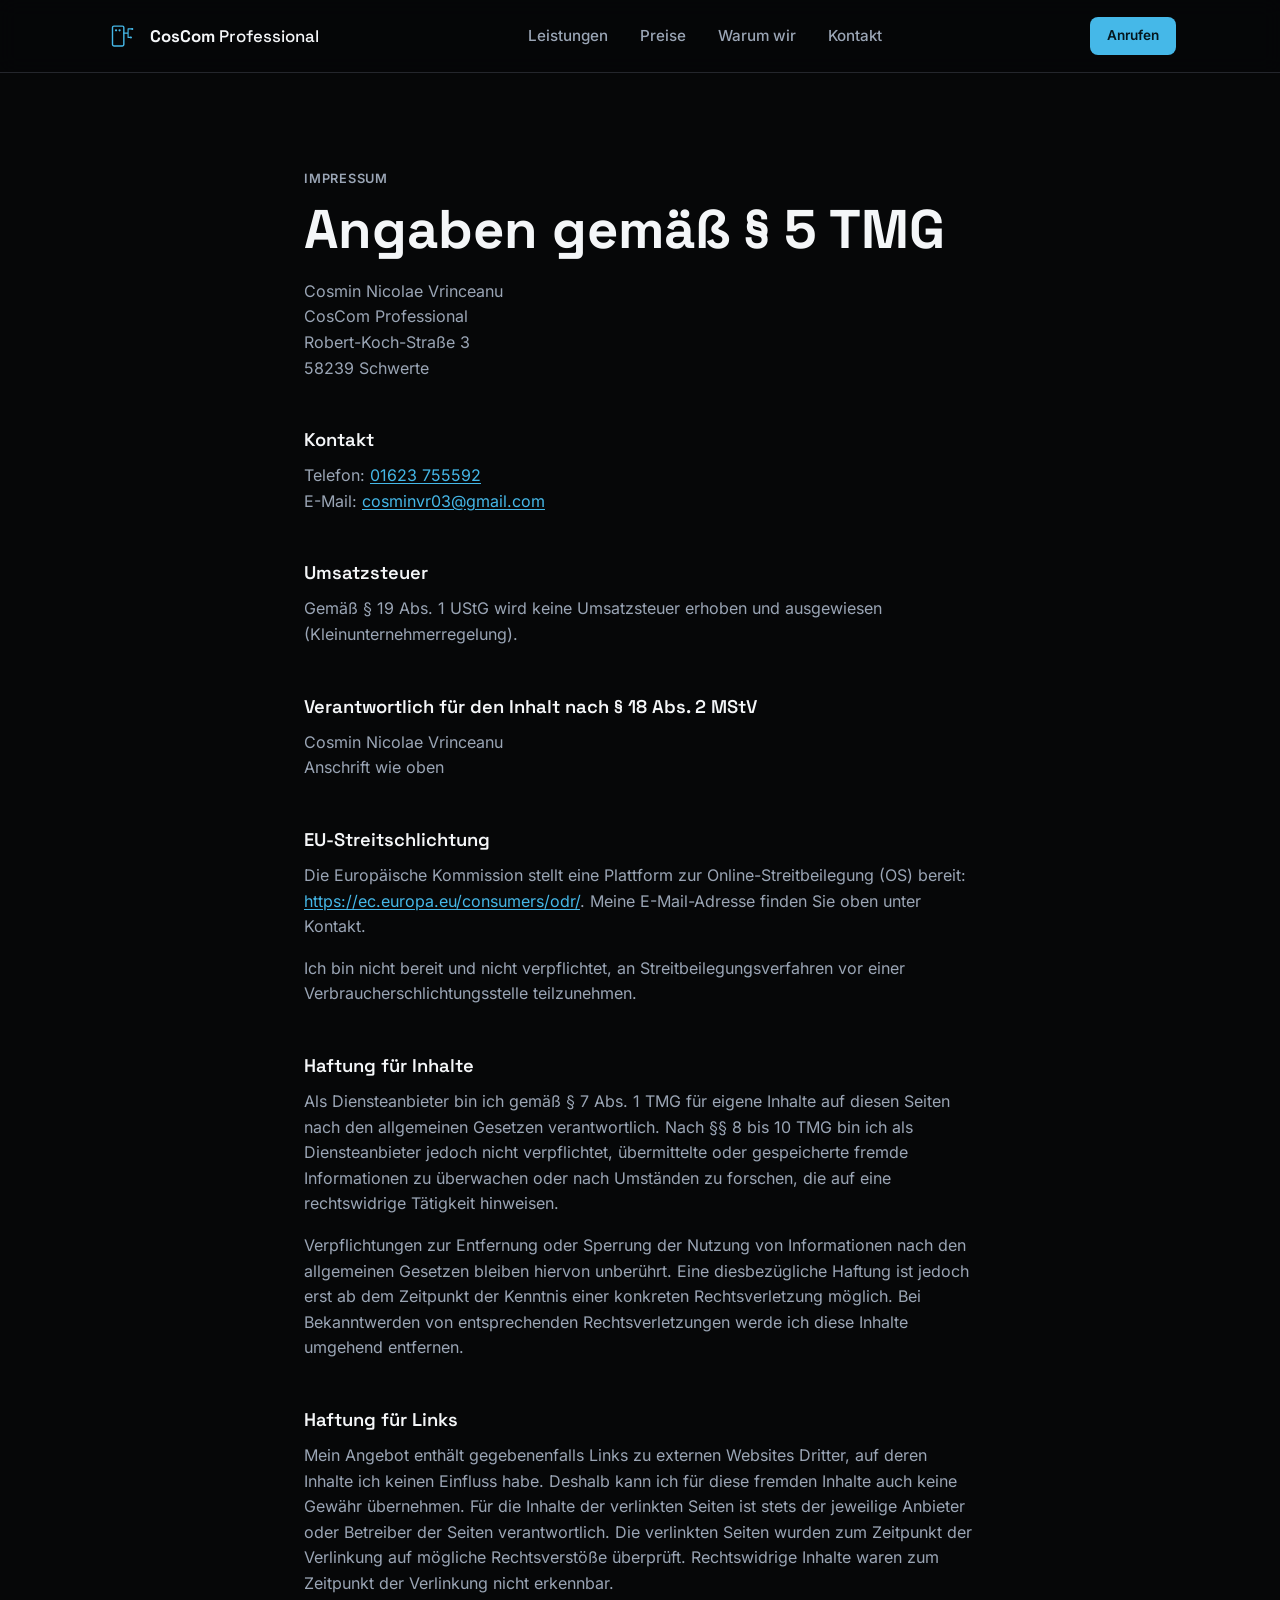
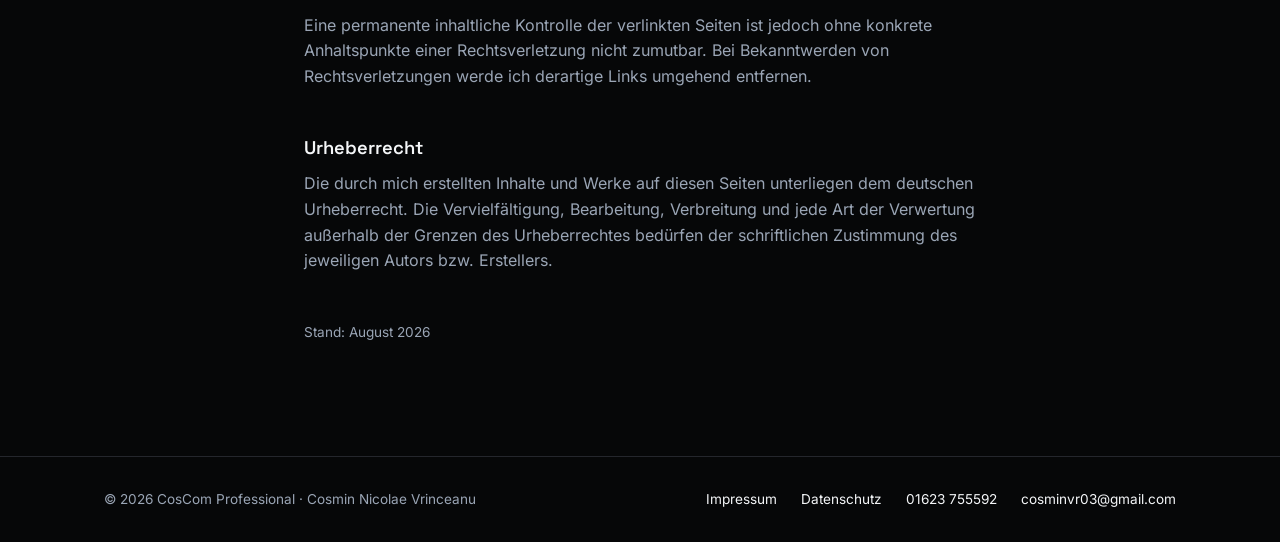
<file: impressum.html>
<!doctype html>
<html lang="de">
<head>
<meta charset="UTF-8">
<meta name="viewport" content="width=device-width, initial-scale=1">
<title>Impressum – CosCom Professional</title>
<meta name="robots" content="noindex">
<meta name="theme-color" content="#0b0e13">
<link rel="icon" href="assets/favicon.svg" type="image/svg+xml">
<link rel="stylesheet" href="assets/css/styles.css">
</head>
<body>

<a class="skip-link" href="#main">Zum Inhalt springen</a>

<header class="site-header">
  <div class="container header-row">
    <a href="index.html" class="brand" aria-label="CosCom Professional – Startseite">
      <svg class="brand-icon" viewBox="0 0 48 48" fill="none" aria-hidden="true">
        <rect x="12" y="10" width="16" height="28" rx="2" stroke="currentColor" stroke-width="2"/>
        <circle cx="17" cy="16" r="1.6" fill="currentColor"/>
        <circle cx="22" cy="16" r="1.6" fill="currentColor"/>
        <path d="M28 20 H34 M34 20 V14 M34 20 V26 M34 14 H40 M34 26 H38" stroke="currentColor" stroke-width="1.6" stroke-linecap="round"/>
        <circle cx="40" cy="14" r="1.4" fill="currentColor"/>
        <circle cx="38" cy="26" r="1.4" fill="currentColor"/>
      </svg>
      <span class="brand-word"><strong>CosCom</strong> Professional</span>
    </a>

    <nav class="main-nav" id="main-nav" aria-label="Hauptnavigation">
      <a href="index.html#leistungen">Leistungen</a>
      <a href="index.html#preise">Preise</a>
      <a href="index.html#warum">Warum wir</a>
      <a href="index.html#kontakt">Kontakt</a>
    </nav>

    <div class="header-actions">
      <a class="btn btn-primary btn-sm" href="tel:+491623755592">Anrufen</a>
      <button class="nav-toggle" id="nav-toggle" aria-expanded="false" aria-controls="main-nav" aria-label="Menü öffnen">
        <span></span><span></span><span></span>
      </button>
    </div>
  </div>
</header>

<main id="main">
  <section class="section legal">
    <div class="container legal-content">
      <p class="section-eyebrow">Impressum</p>
      <h1>Angaben gemäß § 5 TMG</h1>

      <p>
        Cosmin Nicolae Vrinceanu<br>
        CosCom Professional<br>
        Robert-Koch-Straße 3<br>
        58239 Schwerte
      </p>

      <h2>Kontakt</h2>
      <p>
        Telefon: <a href="tel:+491623755592">01623 755592</a><br>
        E-Mail: <a href="mailto:cosminvr03@gmail.com">cosminvr03@gmail.com</a>
      </p>

      <h2>Umsatzsteuer</h2>
      <p>
        Gemäß § 19 Abs. 1 UStG wird keine Umsatzsteuer erhoben und ausgewiesen (Kleinunternehmerregelung).
      </p>

      <h2>Verantwortlich für den Inhalt nach § 18 Abs. 2 MStV</h2>
      <p>
        Cosmin Nicolae Vrinceanu<br>
        Anschrift wie oben
      </p>

      <h2>EU-Streitschlichtung</h2>
      <p>
        Die Europäische Kommission stellt eine Plattform zur Online-Streitbeilegung (OS) bereit:
        <a href="https://ec.europa.eu/consumers/odr/" target="_blank" rel="noopener noreferrer">https://ec.europa.eu/consumers/odr/</a>.
        Meine E-Mail-Adresse finden Sie oben unter Kontakt.
      </p>
      <p>
        Ich bin nicht bereit und nicht verpflichtet, an Streitbeilegungsverfahren vor einer
        Verbraucherschlichtungsstelle teilzunehmen.
      </p>

      <h2>Haftung für Inhalte</h2>
      <p>
        Als Diensteanbieter bin ich gemäß § 7 Abs. 1 TMG für eigene Inhalte auf diesen Seiten nach den
        allgemeinen Gesetzen verantwortlich. Nach §§ 8 bis 10 TMG bin ich als Diensteanbieter jedoch nicht
        verpflichtet, übermittelte oder gespeicherte fremde Informationen zu überwachen oder nach Umständen
        zu forschen, die auf eine rechtswidrige Tätigkeit hinweisen.
      </p>
      <p>
        Verpflichtungen zur Entfernung oder Sperrung der Nutzung von Informationen nach den allgemeinen
        Gesetzen bleiben hiervon unberührt. Eine diesbezügliche Haftung ist jedoch erst ab dem Zeitpunkt der
        Kenntnis einer konkreten Rechtsverletzung möglich. Bei Bekanntwerden von entsprechenden
        Rechtsverletzungen werde ich diese Inhalte umgehend entfernen.
      </p>

      <h2>Haftung für Links</h2>
      <p>
        Mein Angebot enthält gegebenenfalls Links zu externen Websites Dritter, auf deren Inhalte ich keinen
        Einfluss habe. Deshalb kann ich für diese fremden Inhalte auch keine Gewähr übernehmen. Für die
        Inhalte der verlinkten Seiten ist stets der jeweilige Anbieter oder Betreiber der Seiten verantwortlich.
        Die verlinkten Seiten wurden zum Zeitpunkt der Verlinkung auf mögliche Rechtsverstöße überprüft.
        Rechtswidrige Inhalte waren zum Zeitpunkt der Verlinkung nicht erkennbar.
      </p>
      <p>
        Eine permanente inhaltliche Kontrolle der verlinkten Seiten ist jedoch ohne konkrete Anhaltspunkte
        einer Rechtsverletzung nicht zumutbar. Bei Bekanntwerden von Rechtsverletzungen werde ich derartige
        Links umgehend entfernen.
      </p>

      <h2>Urheberrecht</h2>
      <p>
        Die durch mich erstellten Inhalte und Werke auf diesen Seiten unterliegen dem deutschen Urheberrecht.
        Die Vervielfältigung, Bearbeitung, Verbreitung und jede Art der Verwertung außerhalb der Grenzen des
        Urheberrechtes bedürfen der schriftlichen Zustimmung des jeweiligen Autors bzw. Erstellers.
      </p>

      <p class="legal-updated">Stand: August 2026</p>
    </div>
  </section>
</main>

<footer class="site-footer">
  <div class="container footer-row">
    <p>&copy; <span id="year"></span> CosCom Professional &middot; Cosmin Nicolae Vrinceanu</p>
    <div class="footer-links">
      <a href="impressum.html">Impressum</a>
      <a href="datenschutz.html">Datenschutz</a>
      <a href="tel:+491623755592">01623 755592</a>
      <a href="mailto:cosminvr03@gmail.com">cosminvr03@gmail.com</a>
    </div>
  </div>
</footer>

<script src="assets/js/main.js"></script>
</body>
</html>
</file>
<file: assets/css/styles.css>
/* ===== Local fonts (self-hosted, no third-party requests) ===== */
@font-face {
  font-family: "Inter";
  font-style: normal;
  font-weight: 400;
  font-display: swap;
  src: url("../fonts/inter-400.woff2") format("woff2");
}
@font-face {
  font-family: "Inter";
  font-style: normal;
  font-weight: 500;
  font-display: swap;
  src: url("../fonts/inter-500.woff2") format("woff2");
}
@font-face {
  font-family: "Inter";
  font-style: normal;
  font-weight: 600;
  font-display: swap;
  src: url("../fonts/inter-600.woff2") format("woff2");
}
@font-face {
  font-family: "Inter";
  font-style: normal;
  font-weight: 700;
  font-display: swap;
  src: url("../fonts/inter-700.woff2") format("woff2");
}
@font-face {
  font-family: "Space Grotesk";
  font-style: normal;
  font-weight: 500;
  font-display: swap;
  src: url("../fonts/space-grotesk-500.woff2") format("woff2");
}
@font-face {
  font-family: "Space Grotesk";
  font-style: normal;
  font-weight: 600;
  font-display: swap;
  src: url("../fonts/space-grotesk-600.woff2") format("woff2");
}
@font-face {
  font-family: "Space Grotesk";
  font-style: normal;
  font-weight: 700;
  font-display: swap;
  src: url("../fonts/space-grotesk-700.woff2") format("woff2");
}

/* ===== Design tokens ===== */
:root {
  --color-bg: #060708;
  --color-bg-alt: #0c0e12;
  --color-card: #131519;
  --color-card-border: #24262c;
  --color-fg: #f4f6f8;
  --color-fg-muted: #9aa5b5;
  --color-accent: #45b8e8;
  --color-accent-dark: #2a93bf;
  --color-accent-soft: rgba(69, 184, 232, 0.12);
  --color-focus: #7dd3fc;

  --font-heading: "Space Grotesk", "Segoe UI", sans-serif;
  --font-body: "Inter", "Segoe UI", sans-serif;

  --space-2: 8px;
  --space-3: 12px;
  --space-4: 16px;
  --space-6: 24px;
  --space-8: 32px;
  --space-12: 48px;
  --space-16: 64px;
  --space-24: 96px;

  --radius-sm: 8px;
  --radius-md: 14px;
  --radius-lg: 20px;
  --shadow-card: 0 10px 30px rgba(0, 0, 0, 0.35);
  --max-width: 1120px;
  --transition: 200ms ease;
}

/* ===== Reset ===== */
*, *::before, *::after { box-sizing: border-box; }
html { scroll-behavior: smooth; }
@media (prefers-reduced-motion: reduce) {
  html { scroll-behavior: auto; }
  *, *::before, *::after { animation-duration: 0.01ms !important; animation-iteration-count: 1 !important; transition-duration: 0.01ms !important; }
}

body {
  margin: 0;
  background: var(--color-bg);
  color: var(--color-fg);
  font-family: var(--font-body);
  font-size: 16px;
  line-height: 1.6;
  -webkit-font-smoothing: antialiased;
}

img, svg { display: block; max-width: 100%; }
a { color: inherit; text-decoration: none; }

h1, h2, h3 { font-family: var(--font-heading); line-height: 1.2; margin: 0 0 var(--space-4); font-weight: 600; }
h1 { font-size: clamp(2.1rem, 5vw, 3.4rem); font-weight: 700; }
h2 { font-size: clamp(1.6rem, 3vw, 2.3rem); }
h3 { font-size: 1.15rem; margin-bottom: var(--space-2); }
p { margin: 0 0 var(--space-4); color: var(--color-fg-muted); }

.container {
  width: 100%;
  max-width: var(--max-width);
  margin: 0 auto;
  padding: 0 var(--space-6);
}

/* Focus visibility (never remove) */
a:focus-visible,
button:focus-visible,
input:focus-visible,
textarea:focus-visible {
  outline: 2px solid var(--color-focus);
  outline-offset: 3px;
  border-radius: 4px;
}

.skip-link {
  position: absolute;
  left: -9999px;
  top: 0;
  background: var(--color-accent);
  color: #05161d;
  padding: var(--space-3) var(--space-4);
  z-index: 100;
  border-radius: 0 0 var(--radius-sm) 0;
  font-weight: 600;
}
.skip-link:focus {
  left: 0;
}

/* ===== Motion ===== */
@keyframes heroRise {
  from { opacity: 0; transform: translateY(16px); }
  to { opacity: 1; transform: translateY(0); }
}
.badge-pill,
.hero h1,
.hero-lede,
.hero-ctas,
.hero-spotlight {
  animation: heroRise 700ms cubic-bezier(0.16, 0.8, 0.24, 1) both;
}
.badge-pill { animation-delay: 0ms; }
.hero h1 { animation-delay: 90ms; }
.hero-lede { animation-delay: 180ms; }
.hero-ctas { animation-delay: 270ms; }
.hero-spotlight { animation-delay: 360ms; }

@keyframes softPulse {
  0%, 100% { opacity: 1; transform: scale(1); }
  50% { opacity: 0.55; transform: scale(1.3); }
}
.badge-dot { animation: softPulse 2.6s ease-in-out infinite; }

@keyframes iconFloat {
  0%, 100% { transform: translate(-50%, 0); }
  50% { transform: translate(-50%, -7px); }
}
.spotlight-icon { animation: iconFloat 5s ease-in-out infinite; }

@keyframes floorBreathe {
  0%, 100% { opacity: 0.9; transform: translateX(-50%) scaleX(1); }
  50% { opacity: 0.6; transform: translateX(-50%) scaleX(0.88); }
}
.spotlight-floor { animation: floorBreathe 5s ease-in-out infinite; }

.spotlight-parallax { transition: transform 500ms cubic-bezier(0.2, 0.8, 0.2, 1); }

/* Scroll-reveal: classes are added by JS only, so content stays fully visible
   with no JS at all. A timeout fallback in main.js guarantees nothing can be
   left permanently hidden even if the observer never fires for an element. */
.pre-reveal {
  opacity: 0;
  transform: translateY(14px);
  transition: opacity 500ms cubic-bezier(0.2, 0.7, 0.3, 1), transform 500ms cubic-bezier(0.2, 0.7, 0.3, 1);
}
.pre-reveal.revealed { opacity: 1; transform: translateY(0); }

/* ===== Buttons ===== */
.btn {
  display: inline-flex;
  align-items: center;
  justify-content: center;
  gap: var(--space-2);
  min-height: 44px;
  padding: 0 var(--space-6);
  border-radius: var(--radius-sm);
  font-weight: 600;
  font-size: 0.95rem;
  border: 1px solid transparent;
  cursor: pointer;
  transition: transform var(--transition), background var(--transition), border-color var(--transition), box-shadow var(--transition);
  white-space: nowrap;
}
.btn svg { width: 18px; height: 18px; }
.btn-primary { background: var(--color-accent); color: #05161d; }
.btn-primary:hover { background: var(--color-accent-dark); box-shadow: 0 10px 24px rgba(69, 184, 232, 0.28); }
.btn-ghost { background: transparent; color: var(--color-fg); border-color: var(--color-card-border); }
.btn-ghost:hover { border-color: var(--color-accent); color: var(--color-accent); }
.btn-lg { min-height: 52px; padding: 0 var(--space-8); font-size: 1rem; }
.btn-sm { min-height: 38px; padding: 0 var(--space-4); font-size: 0.85rem; }
.btn-block { width: 100%; }
.btn:hover { transform: translateY(-2px); }
.btn:active { transform: translateY(0); }

@keyframes ringWiggle {
  0%, 100% { transform: rotate(0deg); }
  20% { transform: rotate(-14deg); }
  40% { transform: rotate(11deg); }
  60% { transform: rotate(-7deg); }
  80% { transform: rotate(4deg); }
}
.btn-primary:hover svg { animation: ringWiggle 500ms ease-in-out; transform-origin: 50% 50%; }

/* ===== Header ===== */
.site-header {
  position: sticky;
  top: 0;
  z-index: 50;
  background: rgba(6, 7, 8, 0.85);
  backdrop-filter: blur(10px);
  border-bottom: 1px solid var(--color-card-border);
}
.header-row {
  display: flex;
  align-items: center;
  justify-content: space-between;
  gap: var(--space-4);
  height: 72px;
}
.brand {
  display: flex;
  align-items: center;
  gap: var(--space-3);
  flex-shrink: 0;
}
.brand-icon { width: 34px; height: 34px; color: var(--color-accent); }
.brand-word { font-family: var(--font-heading); font-size: 1.05rem; color: var(--color-fg); }
.brand-word strong { font-weight: 700; }

.main-nav {
  display: flex;
  gap: var(--space-8);
}
.main-nav a {
  position: relative;
  color: var(--color-fg-muted);
  font-weight: 500;
  font-size: 0.95rem;
  padding: var(--space-2) 0;
  transition: color var(--transition);
}
.main-nav a::after {
  content: "";
  position: absolute;
  left: 0;
  right: 0;
  bottom: -1px;
  height: 2px;
  background: var(--color-accent);
  transform: scaleX(0);
  transform-origin: left;
  transition: transform 250ms ease;
}
.main-nav a:hover,
.main-nav a:focus-visible { color: var(--color-accent); }
.main-nav a:hover::after,
.main-nav a:focus-visible::after { transform: scaleX(1); }

.header-actions { display: flex; align-items: center; gap: var(--space-3); }

.nav-toggle {
  display: none;
  flex-direction: column;
  justify-content: center;
  gap: 5px;
  width: 44px;
  height: 44px;
  background: transparent;
  border: 1px solid var(--color-card-border);
  border-radius: var(--radius-sm);
  cursor: pointer;
}
.nav-toggle span {
  display: block;
  width: 18px;
  height: 2px;
  margin: 0 auto;
  background: var(--color-fg);
  transition: transform var(--transition), opacity var(--transition);
}
.nav-toggle[aria-expanded="true"] span:nth-child(1) { transform: translateY(7px) rotate(45deg); }
.nav-toggle[aria-expanded="true"] span:nth-child(2) { opacity: 0; }
.nav-toggle[aria-expanded="true"] span:nth-child(3) { transform: translateY(-7px) rotate(-45deg); }

/* ===== Hero ===== */
.hero {
  position: relative;
  overflow: hidden;
  padding: var(--space-24) 0 0;
  background: var(--color-bg);
  border-bottom: 1px solid var(--color-card-border);
  text-align: center;
}

.hero-inner {
  position: relative;
  z-index: 2;
  max-width: 640px;
  margin: 0 auto;
}

.badge-pill {
  display: inline-flex;
  align-items: center;
  gap: var(--space-2);
  margin: 0 0 var(--space-6);
  padding: 6px var(--space-4) 6px 10px;
  border: 1px solid var(--color-card-border);
  border-radius: 999px;
  background: rgba(255, 255, 255, 0.03);
  color: var(--color-fg-muted);
  font-size: 0.8rem;
  font-weight: 600;
  letter-spacing: 0.02em;
}
.badge-dot {
  width: 7px;
  height: 7px;
  border-radius: 50%;
  background: var(--color-accent);
  box-shadow: 0 0 8px 1px var(--color-accent);
}

.accent-text { color: var(--color-accent); }

.hero-lede { font-size: 1.1rem; max-width: 52ch; margin-left: auto; margin-right: auto; }
.hero-ctas {
  display: flex;
  flex-wrap: wrap;
  justify-content: center;
  gap: var(--space-4);
  margin: var(--space-6) 0 var(--space-16);
}

.btn-outline {
  background: rgba(255, 255, 255, 0.02);
  color: var(--color-fg);
  border-color: var(--color-card-border);
}
.btn-outline:hover { border-color: var(--color-accent); color: var(--color-accent); }

/* Spotlight visual: single hero icon lit from above on near-black */
.hero-spotlight {
  position: relative;
  height: 360px;
  margin-top: var(--space-4);
}
.spotlight-cone {
  position: absolute;
  top: 0;
  left: 50%;
  width: 480px;
  height: 100%;
  transform: translateX(-50%);
  background: radial-gradient(ellipse 50% 90% at 50% 0%, var(--color-accent-soft) 0%, rgba(69, 184, 232, 0.05) 40%, transparent 72%);
  pointer-events: none;
}
.spotlight-icon {
  position: absolute;
  top: 56px;
  left: 50%;
  width: 168px;
  height: 168px;
  transform: translateX(-50%);
  color: var(--color-accent);
  filter: drop-shadow(0 0 22px rgba(69, 184, 232, 0.55)) drop-shadow(0 0 60px rgba(69, 184, 232, 0.25));
}
.spotlight-floor {
  position: absolute;
  bottom: 46px;
  left: 50%;
  width: 220px;
  height: 34px;
  transform: translateX(-50%);
  background: radial-gradient(ellipse 50% 100% at 50% 50%, rgba(69, 184, 232, 0.35) 0%, transparent 75%);
  filter: blur(4px);
}

.trust-strip {
  position: relative;
  z-index: 2;
  list-style: none;
  display: flex;
  flex-wrap: wrap;
  justify-content: center;
  gap: var(--space-4) var(--space-12);
  margin: 0 auto;
  padding: var(--space-8) var(--space-6) var(--space-10);
  border-top: 1px solid var(--color-card-border);
  color: var(--color-fg-muted);
  font-size: 0.9rem;
}
.trust-strip strong { color: var(--color-fg); font-weight: 600; }

/* ===== Sections ===== */
.section { padding: var(--space-24) 0; }
.section-alt { background: var(--color-bg-alt); }
.section-eyebrow {
  color: var(--color-accent);
  font-weight: 600;
  letter-spacing: 0.06em;
  text-transform: uppercase;
  font-size: 0.8rem;
  margin-bottom: var(--space-2);
}
.section-lede { max-width: 60ch; font-size: 1.05rem; margin-bottom: var(--space-8); }

/* ===== Grid & cards ===== */
.grid { display: grid; gap: var(--space-6); }
.grid-3 { grid-template-columns: repeat(3, 1fr); }

.card {
  background: var(--color-card);
  border: 1px solid var(--color-card-border);
  border-radius: var(--radius-md);
  padding: var(--space-6);
  transition: border-color var(--transition), transform var(--transition);
}
.card:hover { border-color: var(--color-accent); transform: translateY(-2px); }
.card-icon {
  display: inline-flex;
  align-items: center;
  justify-content: center;
  width: 44px;
  height: 44px;
  border-radius: var(--radius-sm);
  background: var(--color-accent-soft);
  color: var(--color-accent);
  margin-bottom: var(--space-4);
}
.card-icon svg { width: 22px; height: 22px; }
.card h3 { color: var(--color-fg); }
.card p { margin: 0; }

.value-grid .value-item { text-align: left; }
.value-icon {
  display: inline-flex;
  align-items: center;
  justify-content: center;
  width: 44px;
  height: 44px;
  border-radius: 50%;
  border: 1px solid var(--color-card-border);
  color: var(--color-accent);
  margin-bottom: var(--space-4);
}
.value-icon svg { width: 22px; height: 22px; }
.value-item h3 { color: var(--color-fg); }
.value-item p { margin: 0; }

/* ===== Pricing ===== */
.price-list {
  list-style: none;
  margin: 0 0 var(--space-4);
  padding: 0;
  border-top: 1px solid var(--color-card-border);
}
.price-row {
  display: flex;
  justify-content: space-between;
  align-items: baseline;
  gap: var(--space-4);
  padding: var(--space-4) 0;
  border-bottom: 1px solid var(--color-card-border);
}
.price-row span:first-child { color: var(--color-fg); font-weight: 500; }
.price-value { color: var(--color-accent); font-weight: 700; font-family: var(--font-heading); white-space: nowrap; }
.price-note { font-size: 0.9rem; margin-bottom: var(--space-6); }

/* ===== Kontakt ===== */
.kontakt-grid {
  display: grid;
  grid-template-columns: 1fr 1fr;
  gap: var(--space-16);
  align-items: start;
}
.contact-list { list-style: none; margin: var(--space-6) 0; padding: 0; display: grid; gap: var(--space-4); }
.contact-list li { display: flex; align-items: center; gap: var(--space-3); }
.contact-list a { color: var(--color-fg); font-weight: 500; transition: color var(--transition); }
.contact-list a:hover { color: var(--color-accent); }
.contact-icon {
  display: inline-flex;
  align-items: center;
  justify-content: center;
  width: 40px;
  height: 40px;
  flex-shrink: 0;
  border-radius: var(--radius-sm);
  background: var(--color-accent-soft);
  color: var(--color-accent);
}
.contact-icon svg { width: 20px; height: 20px; }
.owner-line { font-size: 0.9rem; color: var(--color-fg-muted); margin-top: var(--space-8); }

.kontakt-form {
  background: var(--color-card);
  border: 1px solid var(--color-card-border);
  border-radius: var(--radius-lg);
  padding: var(--space-8);
  box-shadow: var(--shadow-card);
}
.field { margin-bottom: var(--space-4); }
.field label {
  display: block;
  margin-bottom: var(--space-2);
  font-size: 0.9rem;
  font-weight: 600;
  color: var(--color-fg);
}
.field input,
.field textarea {
  width: 100%;
  min-height: 44px;
  background: var(--color-bg);
  border: 1px solid var(--color-card-border);
  border-radius: var(--radius-sm);
  padding: var(--space-3) var(--space-4);
  color: var(--color-fg);
  font-family: var(--font-body);
  font-size: 0.95rem;
  transition: border-color var(--transition);
}
.field input:focus,
.field textarea:focus { border-color: var(--color-accent); }
.field textarea { resize: vertical; min-height: 110px; }
.form-hint { font-size: 0.8rem; margin: var(--space-3) 0 0; }

/* ===== Legal pages (Impressum/Datenschutz) ===== */
.legal-content {
  max-width: 720px;
}
.legal-content h1 { margin-top: var(--space-2); }
.legal-content h2 {
  font-size: 1.15rem;
  color: var(--color-fg);
  margin-top: var(--space-12);
  margin-bottom: var(--space-3);
}
.legal-content p,
.legal-content li { color: var(--color-fg-muted); }
.legal-content ul { padding-left: var(--space-6); margin: 0 0 var(--space-4); }
.legal-content li { margin-bottom: var(--space-2); }
.legal-content a { color: var(--color-accent); text-decoration: underline; text-underline-offset: 2px; }
.legal-content a:hover { color: var(--color-fg); }
.legal-updated { margin-top: var(--space-12); font-size: 0.85rem; }

/* ===== Footer ===== */
.site-footer { border-top: 1px solid var(--color-card-border); padding: var(--space-8) 0; }
.footer-row {
  display: flex;
  flex-wrap: wrap;
  gap: var(--space-4);
  justify-content: space-between;
  align-items: center;
}
.footer-row p { margin: 0; font-size: 0.85rem; }
.footer-links { display: flex; gap: var(--space-6); font-size: 0.85rem; }
.footer-links a:hover { color: var(--color-accent); }

/* ===== Responsive ===== */
@media (max-width: 1024px) {
  .grid-3 { grid-template-columns: repeat(2, 1fr); }
}

@media (max-width: 768px) {
  .main-nav { display: none; }
  .nav-toggle { display: flex; }
  .header-actions .btn-sm { display: none; }

  .main-nav.is-open {
    display: flex;
    flex-direction: column;
    position: absolute;
    top: 72px;
    left: 0;
    right: 0;
    background: var(--color-bg-alt);
    border-bottom: 1px solid var(--color-card-border);
    padding: var(--space-4) var(--space-6) var(--space-6);
    gap: var(--space-4);
    opacity: 0;
    transform: translateY(-8px);
    transition: opacity 220ms ease, transform 220ms ease;
  }
  .main-nav.is-open.is-visible { opacity: 1; transform: translateY(0); }

  .kontakt-grid { grid-template-columns: 1fr; gap: var(--space-12); }
  .grid-3 { grid-template-columns: 1fr; }
  .hero { padding: var(--space-16) 0 0; }
  .hero-spotlight { height: 260px; }
  .spotlight-cone { width: 340px; }
  .spotlight-icon { width: 128px; height: 128px; top: 36px; }
  .spotlight-floor { bottom: 30px; }
  .trust-strip { gap: var(--space-3) var(--space-6); font-size: 0.85rem; }
  .section { padding: var(--space-16) 0; }
}

@media (max-width: 480px) {
  .container { padding: 0 var(--space-4); }
  .hero-ctas { flex-direction: column; align-items: stretch; }
  .price-row { flex-direction: column; gap: var(--space-1, 4px); }
  .price-value { align-self: flex-start; }
}
</file>
<file: wartung/css/styles.css>
/* ===== Local fonts (self-hosted, shared with main site) ===== */
@font-face {
  font-family: "Inter";
  font-style: normal;
  font-weight: 400;
  font-display: swap;
  src: url("../../assets/fonts/inter-400.woff2") format("woff2");
}
@font-face {
  font-family: "Inter";
  font-style: normal;
  font-weight: 500;
  font-display: swap;
  src: url("../../assets/fonts/inter-500.woff2") format("woff2");
}
@font-face {
  font-family: "Inter";
  font-style: normal;
  font-weight: 600;
  font-display: swap;
  src: url("../../assets/fonts/inter-600.woff2") format("woff2");
}
@font-face {
  font-family: "Inter";
  font-style: normal;
  font-weight: 700;
  font-display: swap;
  src: url("../../assets/fonts/inter-700.woff2") format("woff2");
}
@font-face {
  font-family: "Space Grotesk";
  font-style: normal;
  font-weight: 500;
  font-display: swap;
  src: url("../../assets/fonts/space-grotesk-500.woff2") format("woff2");
}
@font-face {
  font-family: "Space Grotesk";
  font-style: normal;
  font-weight: 600;
  font-display: swap;
  src: url("../../assets/fonts/space-grotesk-600.woff2") format("woff2");
}
@font-face {
  font-family: "Space Grotesk";
  font-style: normal;
  font-weight: 700;
  font-display: swap;
  src: url("../../assets/fonts/space-grotesk-700.woff2") format("woff2");
}

:root {
  --color-bg: #060708;
  --color-bg-alt: #0c0e12;
  --color-card: #131519;
  --color-card-border: #24262c;
  --color-fg: #f4f6f8;
  --color-fg-muted: #9aa5b5;
  --color-accent: #45b8e8;
  --color-accent-2: #7c8cff;
  --color-good: #3ddc84;
  --color-warn: #f5b942;
  --color-danger: #ff5c5c;
  --radius-md: 14px;
  --radius-lg: 20px;
  --font-body: "Inter", system-ui, sans-serif;
  --font-display: "Space Grotesk", "Inter", system-ui, sans-serif;
}

* { box-sizing: border-box; }
html { color-scheme: dark; }
body {
  margin: 0;
  background: var(--color-bg);
  color: var(--color-fg);
  font-family: var(--font-body);
  line-height: 1.5;
  -webkit-font-smoothing: antialiased;
}
h1, h2, h3 { font-family: var(--font-display); margin: 0 0 .3em; line-height: 1.15; }
p { margin: 0 0 .8em; }
.muted { color: var(--color-fg-muted); font-weight: 400; }

/* ===== Header ===== */
.app-header {
  position: sticky;
  top: 0;
  z-index: 20;
  background: rgba(6,7,8,.85);
  backdrop-filter: blur(10px);
  border-bottom: 1px solid var(--color-card-border);
}
.app-header-row {
  max-width: 1100px;
  margin: 0 auto;
  padding: 14px 20px;
  display: flex;
  align-items: center;
  gap: 16px;
}
.back-link {
  color: var(--color-fg-muted);
  text-decoration: none;
  font-size: .9rem;
  white-space: nowrap;
}
.back-link:hover { color: var(--color-accent); }
.app-title { flex: 1; min-width: 0; }
.app-title-kicker {
  display: block;
  font-size: .72rem;
  letter-spacing: .08em;
  text-transform: uppercase;
  color: var(--color-accent);
  font-weight: 600;
  margin-bottom: 2px;
}
.app-title h1 {
  font-size: clamp(1.1rem, 2.5vw, 1.5rem);
  margin: 0;
}
.icon-btn {
  width: 40px;
  height: 40px;
  border-radius: 50%;
  border: 1px solid var(--color-card-border);
  background: var(--color-card);
  color: var(--color-fg);
  display: grid;
  place-items: center;
  cursor: pointer;
  flex-shrink: 0;
  transition: border-color .15s, color .15s, transform .15s;
}
.icon-btn svg { width: 20px; height: 20px; }
.icon-btn:hover { border-color: var(--color-accent); color: var(--color-accent); transform: rotate(20deg); }

/* ===== Layout ===== */
main { max-width: 1100px; margin: 0 auto; padding: 0 20px 60px; }
.section { padding: 40px 0 0; }
.section-head {
  display: flex;
  align-items: flex-end;
  justify-content: space-between;
  gap: 16px;
  flex-wrap: wrap;
  margin-bottom: 18px;
}
.section-eyebrow {
  font-size: .78rem;
  letter-spacing: .08em;
  text-transform: uppercase;
  color: var(--color-accent);
  font-weight: 600;
  margin: 0 0 4px;
}
.section-head h2 { font-size: clamp(1.2rem, 2.5vw, 1.6rem); margin: 0; }

/* ===== Hero / 3D ===== */
.hero-3d { padding: 28px 0 0; }
.hero-3d-inner {
  max-width: 1100px;
  margin: 0 auto;
  padding: 0 20px;
  display: grid;
  grid-template-columns: 1.3fr 1fr;
  gap: 20px;
  align-items: stretch;
}
@media (max-width: 820px) {
  .hero-3d-inner { grid-template-columns: 1fr; }
}
.car3d-wrap {
  position: relative;
  background: radial-gradient(120% 140% at 50% 20%, #171a20 0%, #0b0d11 70%);
  border: 1px solid var(--color-card-border);
  border-radius: var(--radius-lg);
  overflow: hidden;
  min-height: 320px;
}
#car3d { width: 100%; height: 100%; min-height: 320px; touch-action: none; }
.car3d-hint {
  position: absolute;
  left: 50%;
  bottom: 12px;
  transform: translateX(-50%);
  margin: 0;
  font-size: .78rem;
  color: var(--color-fg-muted);
  background: rgba(6,7,8,.55);
  padding: 4px 10px;
  border-radius: 999px;
  pointer-events: none;
}
.vehicle-panel {
  background: var(--color-card);
  border: 1px solid var(--color-card-border);
  border-radius: var(--radius-lg);
  padding: 22px;
  display: flex;
  flex-direction: column;
  gap: 22px;
  justify-content: center;
}
.field-group label {
  display: block;
  font-size: .82rem;
  color: var(--color-fg-muted);
  margin-bottom: 8px;
}
.km-input-row {
  display: flex;
  align-items: center;
  gap: 10px;
  background: var(--color-bg-alt);
  border: 1px solid var(--color-card-border);
  border-radius: var(--radius-md);
  padding: 10px 14px;
}
.km-input-row input {
  flex: 1;
  min-width: 0;
  background: transparent;
  border: none;
  color: var(--color-fg);
  font-family: var(--font-display);
  font-size: 1.4rem;
  font-weight: 600;
  outline: none;
}
.km-input-row .unit { color: var(--color-fg-muted); font-size: .9rem; }

.stat-row { display: flex; gap: 12px; }
.stat {
  flex: 1;
  text-align: center;
  background: var(--color-bg-alt);
  border: 1px solid var(--color-card-border);
  border-radius: var(--radius-md);
  padding: 12px 6px;
}
.stat-value { display: block; font-family: var(--font-display); font-size: 1.5rem; font-weight: 700; }
.stat-label { font-size: .72rem; color: var(--color-fg-muted); text-transform: uppercase; letter-spacing: .04em; }
.stat-danger { color: var(--color-danger); }
.stat-warn { color: var(--color-warn); }
.stat-good { color: var(--color-good); }

/* ===== Chips ===== */
.chip-row { display: flex; flex-wrap: wrap; gap: 10px; }
.chip {
  border: 1px solid var(--color-card-border);
  background: var(--color-card);
  color: var(--color-fg);
  border-radius: 999px;
  padding: 9px 16px;
  font-size: .88rem;
  cursor: pointer;
  display: inline-flex;
  align-items: center;
  gap: 8px;
  transition: border-color .15s, transform .15s;
}
.chip:hover { border-color: var(--color-accent); transform: translateY(-1px); }
.chip[disabled] {
  opacity: .4;
  cursor: default;
  transform: none;
}
.chip .chip-plus { color: var(--color-accent); font-weight: 700; }

/* ===== Buttons ===== */
.btn {
  font-family: var(--font-body);
  font-weight: 600;
  font-size: .92rem;
  border-radius: 999px;
  padding: 11px 20px;
  border: 1px solid transparent;
  cursor: pointer;
  display: inline-flex;
  align-items: center;
  gap: 8px;
  transition: transform .15s, border-color .15s, background .15s, color .15s;
}
.btn-primary { background: var(--color-accent); color: #04141c; }
.btn-primary:hover { transform: translateY(-1px); }
.btn-outline { background: transparent; border-color: var(--color-card-border); color: var(--color-fg); }
.btn-outline:hover { border-color: var(--color-accent); color: var(--color-accent); }
.btn-ghost { background: transparent; border-color: transparent; color: var(--color-fg-muted); padding: 11px 14px; }
.btn-ghost:hover { color: var(--color-fg); }

/* ===== Empty state ===== */
.empty-state {
  border: 1px dashed var(--color-card-border);
  border-radius: var(--radius-lg);
  padding: 40px 20px;
  text-align: center;
  color: var(--color-fg-muted);
}
.empty-state p:first-child { color: var(--color-fg); font-weight: 600; margin-bottom: 4px; }

/* ===== Cards ===== */
.cards-grid {
  display: grid;
  grid-template-columns: repeat(auto-fill, minmax(260px, 1fr));
  gap: 16px;
}
.item-card {
  background: var(--color-card);
  border: 1px solid var(--color-card-border);
  border-radius: var(--radius-lg);
  padding: 18px;
  display: flex;
  flex-direction: column;
  gap: 12px;
  cursor: pointer;
  transition: border-color .15s, transform .15s;
  border-left: 4px solid var(--status-color, var(--color-card-border));
}
.item-card:hover { border-color: var(--color-accent); transform: translateY(-2px); }
.item-card-head { display: flex; align-items: flex-start; justify-content: space-between; gap: 10px; }
.item-card-head h3 { font-size: 1.02rem; margin: 0; }
.status-pill {
  font-size: .7rem;
  font-weight: 700;
  padding: 3px 10px;
  border-radius: 999px;
  white-space: nowrap;
  color: #04141c;
  background: var(--status-color, var(--color-fg-muted));
}
.item-progress-track {
  height: 7px;
  border-radius: 999px;
  background: var(--color-bg-alt);
  overflow: hidden;
}
.item-progress-fill {
  height: 100%;
  border-radius: 999px;
  background: var(--status-color, var(--color-accent));
  width: 0%;
  transition: width .3s;
}
.item-meta {
  display: flex;
  justify-content: space-between;
  font-size: .82rem;
  color: var(--color-fg-muted);
}
.item-meta strong { color: var(--color-fg); font-weight: 600; }

/* ===== Dialogs ===== */
dialog {
  border: none;
  border-radius: var(--radius-lg);
  padding: 0;
  background: var(--color-card);
  color: var(--color-fg);
  width: min(480px, calc(100vw - 32px));
}
dialog::backdrop { background: rgba(4,5,6,.7); backdrop-filter: blur(2px); }
.item-form { padding: 24px; display: flex; flex-direction: column; gap: 16px; }
.item-form h3 { font-size: 1.15rem; }
.field label {
  display: block;
  font-size: .82rem;
  color: var(--color-fg-muted);
  margin-bottom: 6px;
}
.field input, .field select {
  width: 100%;
  background: var(--color-bg-alt);
  border: 1px solid var(--color-card-border);
  border-radius: var(--radius-md);
  padding: 10px 12px;
  color: var(--color-fg);
  font-family: var(--font-body);
  font-size: .95rem;
  outline: none;
}
.field input:focus { border-color: var(--color-accent); }
.field-pair { display: grid; grid-template-columns: 1fr 1fr; gap: 12px; }
.field-hint { font-size: .78rem; color: var(--color-fg-muted); margin: -8px 0 0; }
.dialog-actions {
  display: flex;
  align-items: center;
  justify-content: space-between;
  margin-top: 6px;
}
.dialog-actions-right { display: flex; gap: 8px; margin-left: auto; }

/* ===== Footer ===== */
.app-footer {
  text-align: center;
  padding: 24px 20px 40px;
  color: var(--color-fg-muted);
  font-size: .82rem;
}

@media (max-width: 480px) {
  .field-pair { grid-template-columns: 1fr; }
}
</file>
